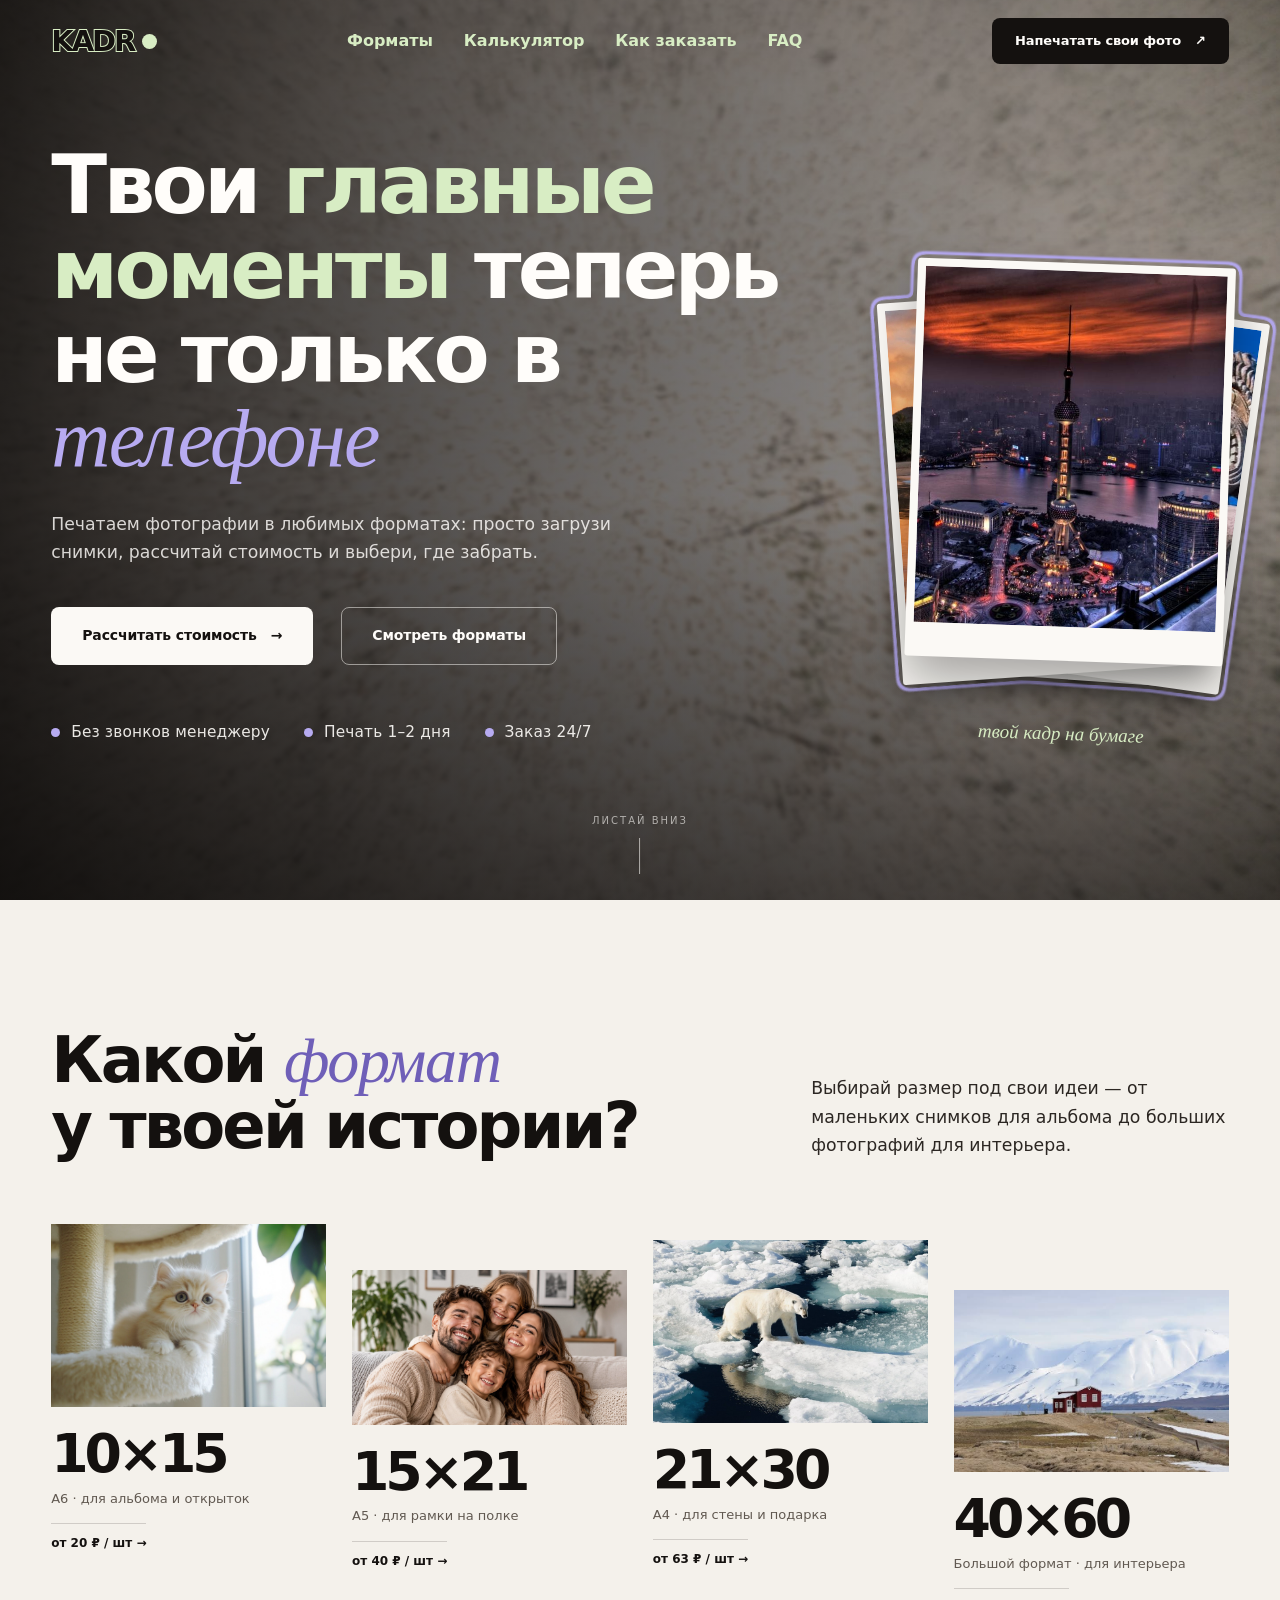
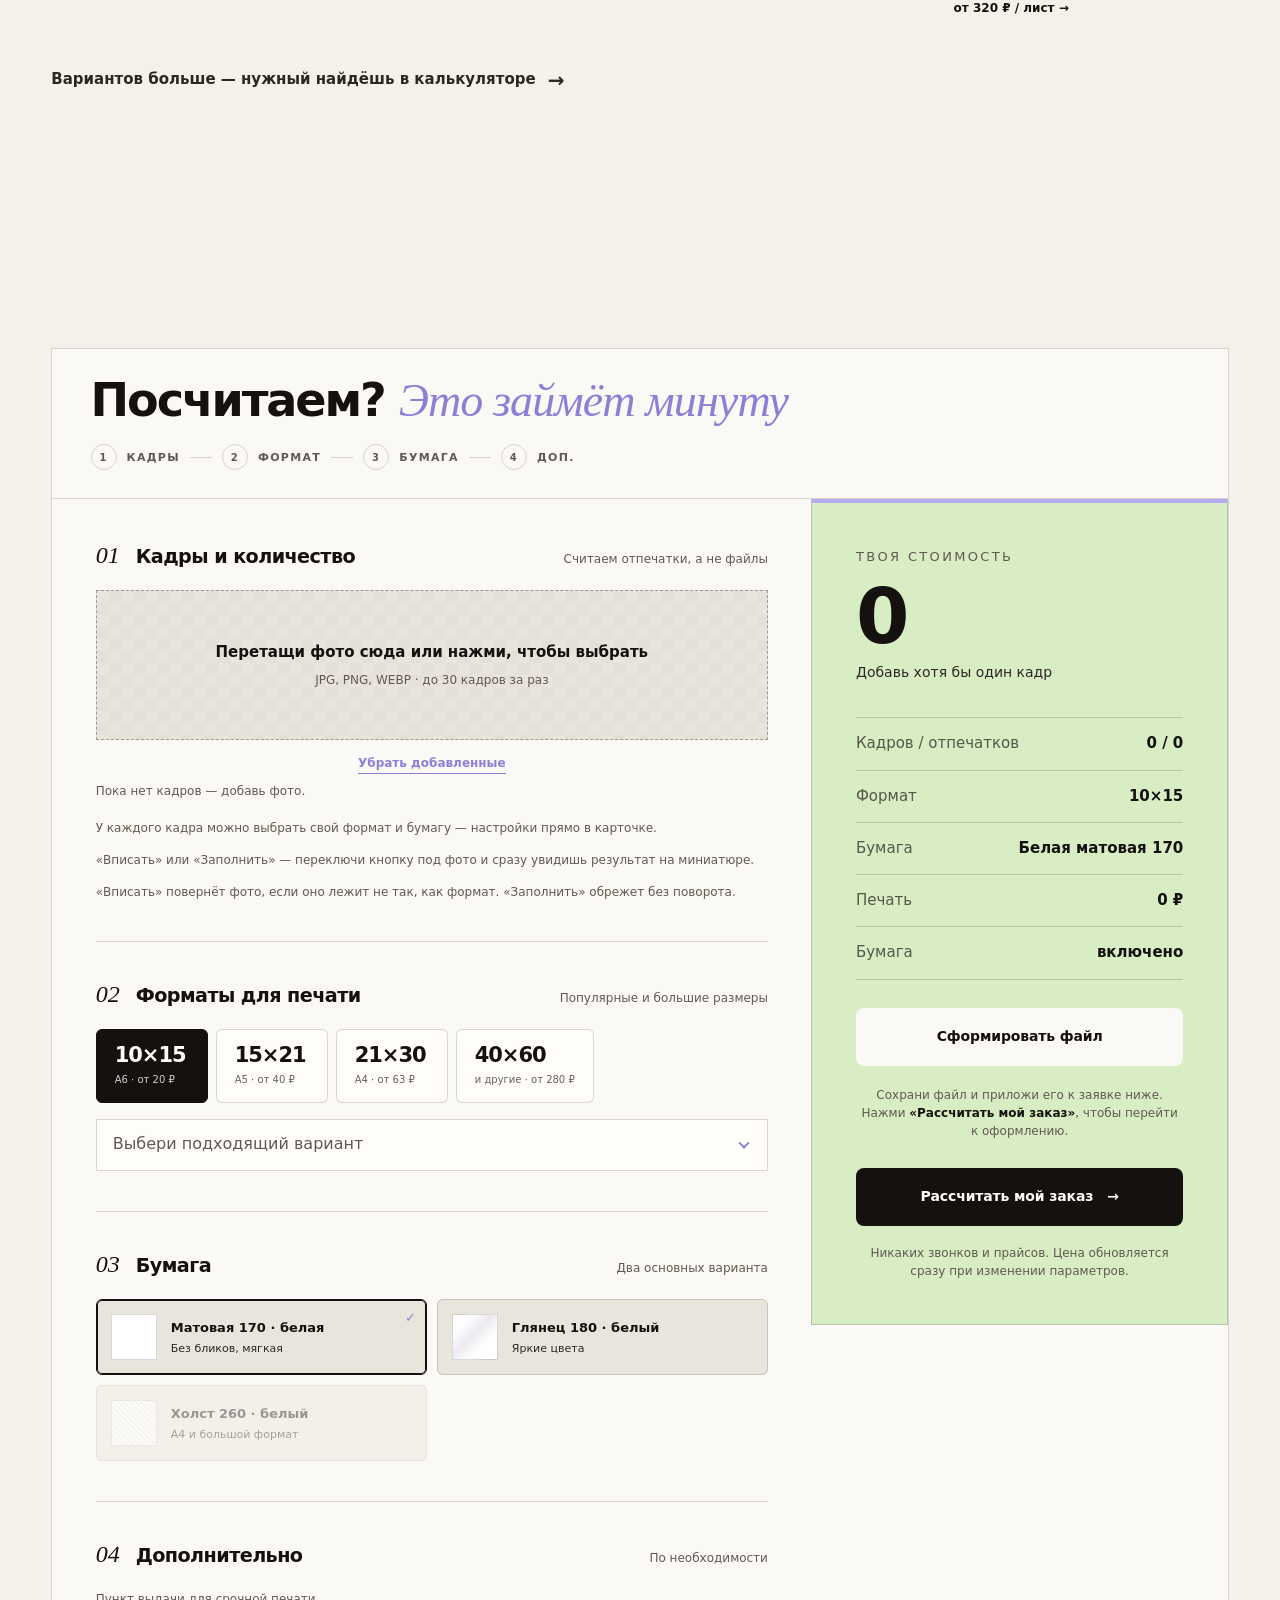
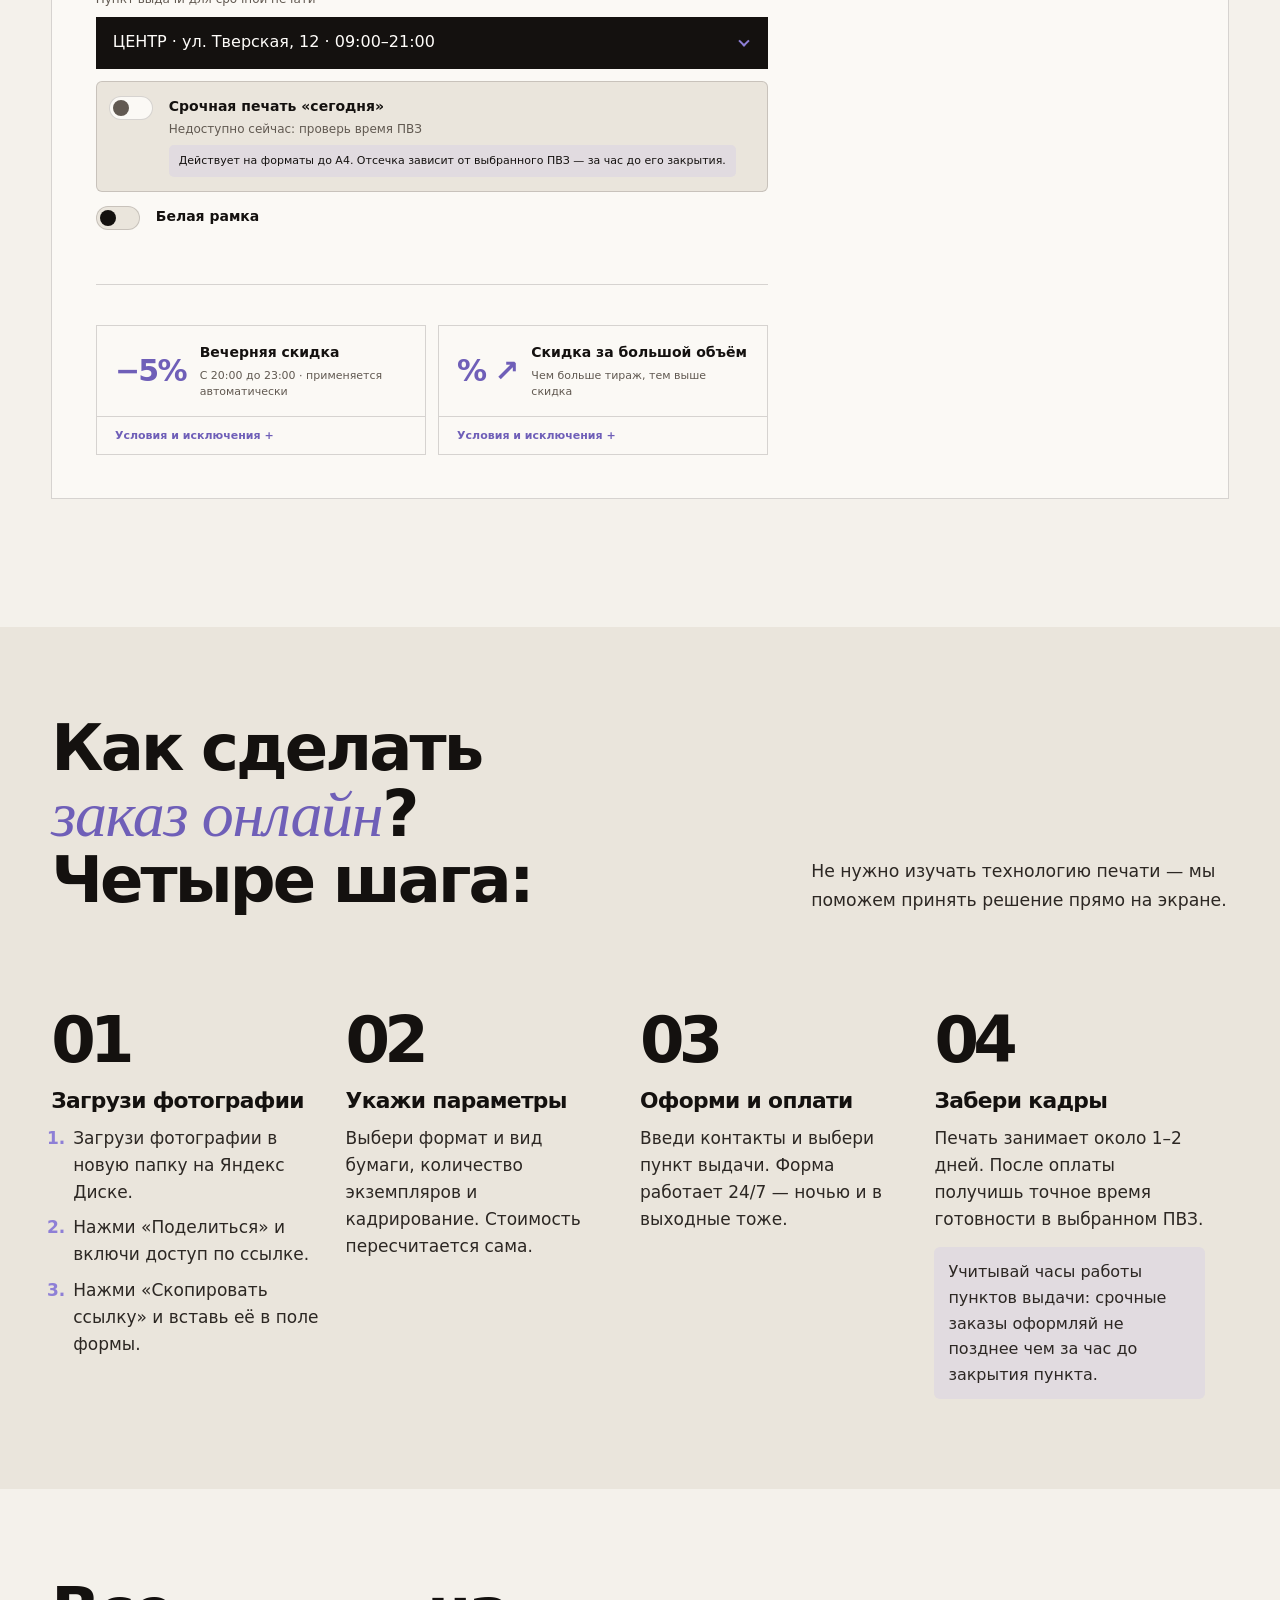
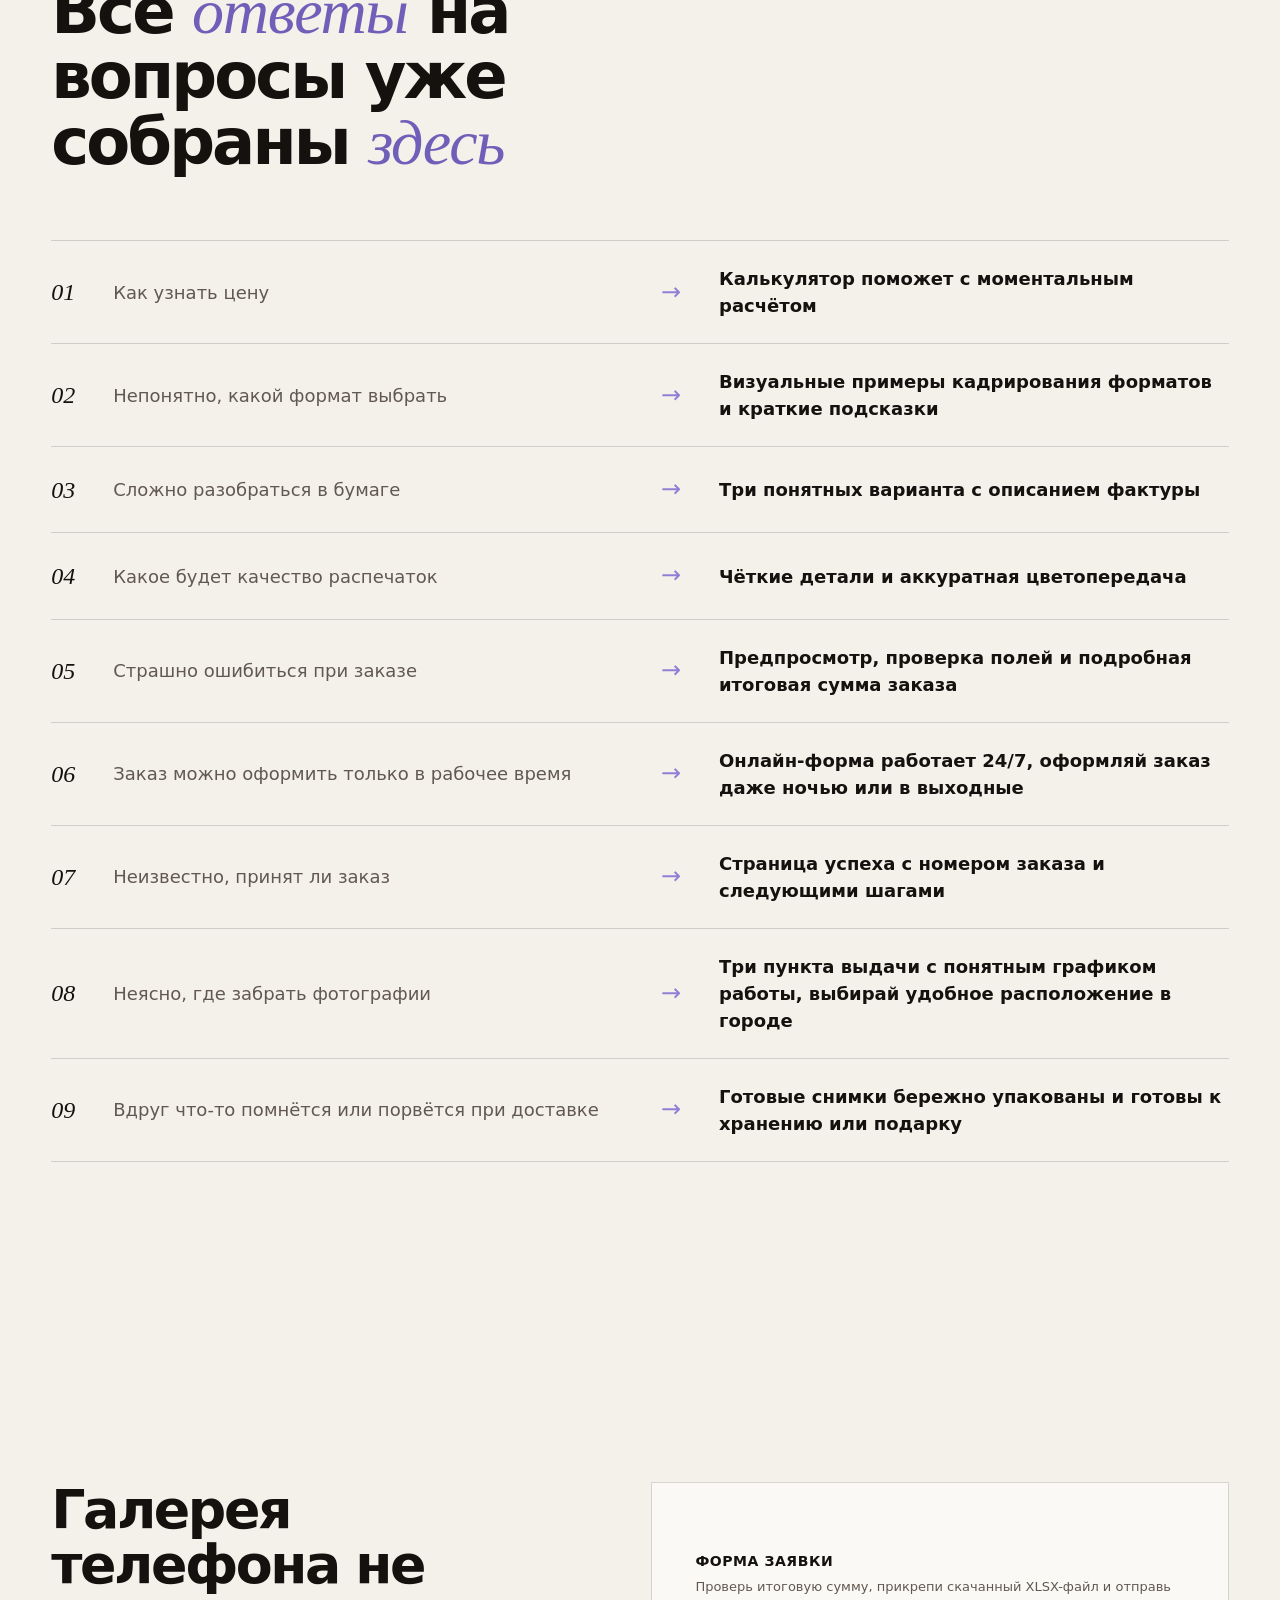
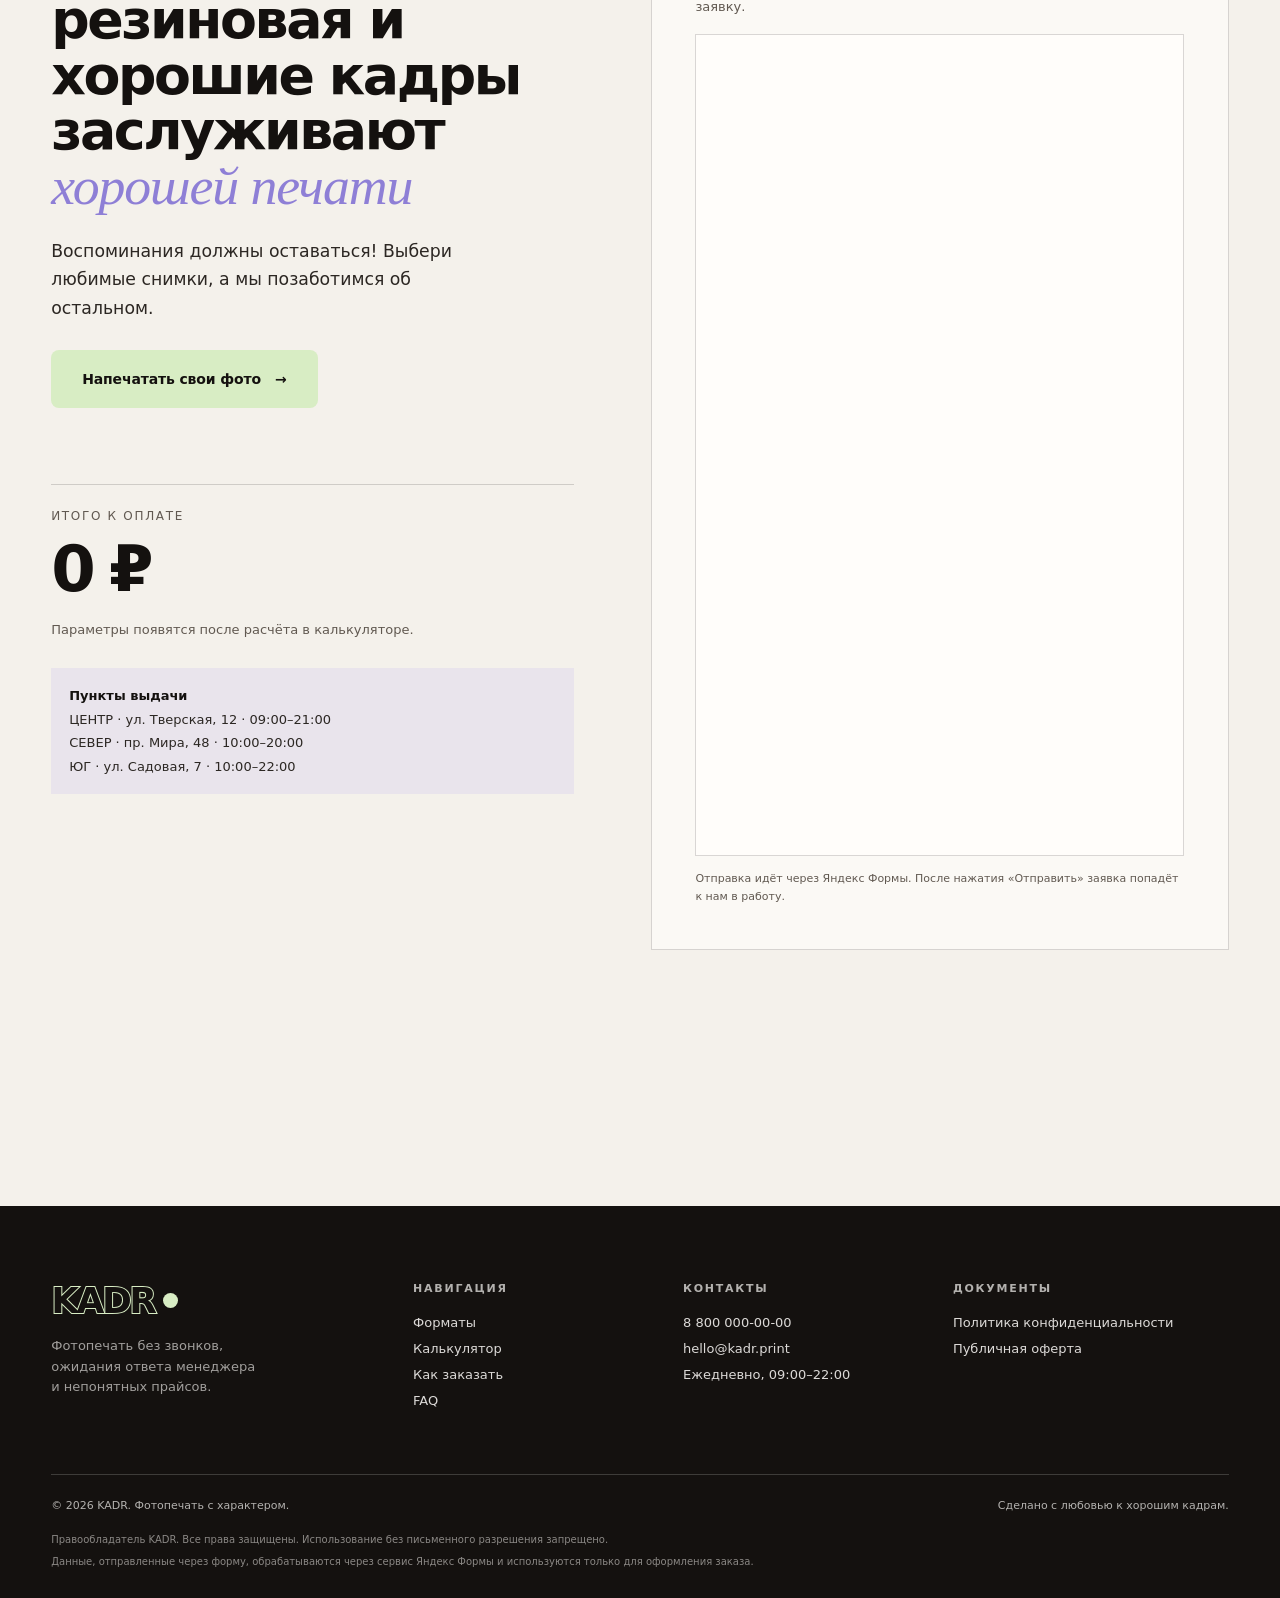
<file: index.html>
<!doctype html>
<html lang="ru">
<head>
  <meta charset="utf-8">
  <meta name="viewport" content="width=device-width, initial-scale=1">
  <title>KADR — фотопечать без звонков и непонятных прайсов</title>
  <meta name="description" content="KADR — современная фотопечать. Загрузи фото с Яндекс Диска, рассчитай стоимость онлайн и выбери удобный пункт выдачи. Печать 1–2 дня, заказ 24/7.">
  <meta name="theme-color" content="#14110f">
  <link rel="icon" href="favicon.svg" type="image/svg+xml">
  <meta name="referrer" content="strict-origin-when-cross-origin">
  <meta http-equiv="Cache-Control" content="no-cache, no-store, must-revalidate">
  <meta http-equiv="Pragma" content="no-cache">
  <meta http-equiv="Expires" content="0">
  <meta http-equiv="Content-Security-Policy" content="default-src 'self'; img-src 'self' data: blob:; media-src 'self'; style-src 'self' 'unsafe-inline' https://fonts.googleapis.com; font-src 'self' https://fonts.gstatic.com data:; script-src 'self' https://challenges.cloudflare.com; connect-src 'self' https://challenges.cloudflare.com; frame-src https://forms.yandex.ru https://challenges.cloudflare.com; object-src 'none'; base-uri 'self'; form-action 'self'; upgrade-insecure-requests">
  <link rel="preconnect" href="https://fonts.googleapis.com">
  <link rel="preconnect" href="https://fonts.gstatic.com" crossorigin>
  <link href="https://fonts.googleapis.com/css2?family=Instrument+Serif:ital@0;1&family=Manrope:wght@400;500;600;700;800&family=Nunito:wght@700;800;900&display=swap" rel="stylesheet">
  <link rel="stylesheet" href="assets/css/style.css?v=20261119-57">
</head>
<body>

<header class="site-header">
  <div class="container header-inner">
    <a class="logo" href="#top" aria-label="KADR — на главную"><span class="logo-text" data-text="KADR">KADR</span><span class="logo-dot" aria-hidden="true"></span></a>
    <nav class="site-nav" aria-label="Основная навигация">
      <a href="#formats">Форматы</a>
      <a href="#calculator">Калькулятор</a>
      <a href="#how">Как заказать</a>
      <a href="#faq">FAQ</a>
    </nav>
    <div class="header-cta">
      <a href="#order-form" class="btn btn--ink btn--sm">Напечатать свои фото <span class="arrow">↗</span></a>
      <button class="burger" type="button" aria-label="Открыть меню" aria-expanded="false"><span></span><span></span><span></span></button>
    </div>
  </div>
</header>

<main id="top">

  <!-- BLOCK 1 — HERO -->
  <svg class="hero-filter-defs" width="0" height="0" aria-hidden="true" focusable="false">
    <defs>
      <filter id="kadr-photo-outline" x="-30%" y="-30%" width="160%" height="160%" color-interpolation-filters="sRGB">
        <feGaussianBlur in="SourceAlpha" stdDeviation="4" result="blur" />
        <feComponentTransfer in="blur" result="outer">
          <feFuncA type="linear" slope="20" intercept="-0.5" />
        </feComponentTransfer>
        <feComponentTransfer in="blur" result="inner">
          <feFuncA type="linear" slope="20" intercept="-3.5" />
        </feComponentTransfer>
        <feComposite in="outer" in2="inner" operator="out" result="ring" />
        <feFlood flood-color="#b7abf1" result="tint" />
        <feComposite in="tint" in2="ring" operator="in" />
      </filter>
    </defs>
  </svg>
  <section class="hero" aria-labelledby="hero-title">
    <div class="hero-media" aria-hidden="true">
      <video autoplay muted loop playsinline poster="assets/img/photo-01.jpg">
        <source src="assets/video/kadr-hero-new.mp4" type="video/mp4">
      </video>
    </div>
    <div class="hero-overlay" aria-hidden="true"></div>

    <div class="hero-inner">
      <div class="hero-copy">
        <h1 id="hero-title">Твои <span class="hero-highlight">главные моменты</span> теперь не только в <em>телефоне</em></h1>
        <p class="lead">Печатаем фотографии в любимых форматах: просто загрузи снимки, рассчитай стоимость и выбери, где забрать.</p>
        <div class="hero-actions">
          <a href="#calculator" class="btn btn--paper">Рассчитать стоимость <span class="arrow">→</span></a>
          <a href="#formats" class="btn btn--ghost">Смотреть форматы</a>
        </div>
        <div class="hero-meta">
          <span>Без звонков менеджеру</span>
          <span>Печать 1–2 дня</span>
          <span>Заказ 24/7</span>
        </div>
      </div>

      <aside class="hero-aside">
        <div class="hero-polaroid">
          <div class="hero-stack-outline" id="hero-stack-outline" aria-hidden="true">
            <span class="hero-outline-card" data-index="0"></span>
            <span class="hero-outline-card" data-index="1"></span>
            <span class="hero-outline-card" data-index="2"></span>
            <span class="hero-outline-card" data-index="3"></span>
          </div>
          <div class="hero-stack" id="hero-stack" role="group" aria-label="Галерея фотографий. Нажмите, чтобы переключить кадр">
            <button class="hero-card" type="button" data-index="0"><img src="assets/img/hero/hero-01.jpg" alt="Фотография из галереи KADR"></button>
            <button class="hero-card" type="button" data-index="1"><img src="assets/img/hero/hero-02.jpg" alt="Фотография из галереи KADR"></button>
            <button class="hero-card" type="button" data-index="2"><img src="assets/img/hero/hero-03.jpg" alt="Фотография из галереи KADR"></button>
            <button class="hero-card" type="button" data-index="3"><img src="assets/img/hero/hero-04.jpg" alt="Фотография из галереи KADR"></button>
          </div>
          <figcaption>твой кадр на бумаге</figcaption>
        </div>
      </aside>
    </div>

    <div class="hero-scroll" aria-hidden="true">Листай вниз<i></i></div>
  </section>

  <!-- BLOCK 2 — FORMATS -->
  <section class="section" id="formats" aria-labelledby="formats-title">
    <div class="container">
      <div class="section-head reveal">
        <div>
          <h2 id="formats-title">Какой <em class="serif">формат</em><br>у твоей истории?</h2>
        </div>
        <p class="lead">Выбирай размер под свои идеи — от маленьких снимков для альбома до больших фотографий для интерьера.</p>
      </div>

      <div class="formats-grid">
        <button class="format-card reveal" type="button" data-format-card="a6">
          <span class="format-card__visual"><img src="assets/img/format-kotik.jpg" alt="Фотография котика формата 10×15" loading="lazy"></span>
          <span class="format-card__num">10×15</span>
          <span class="format-card__name">А6 · для альбома и открыток</span>
          <span class="format-card__price">от 20 ₽ / шт →</span>
        </button>
        <button class="format-card reveal" type="button" data-format-card="a5">
          <span class="format-card__visual"><img src="assets/img/format-family.jpg" alt="Тёплый семейный портрет на диване формата 15×21" loading="lazy"></span>
          <span class="format-card__num">15×21</span>
          <span class="format-card__name">А5 · для рамки на полке</span>
          <span class="format-card__price">от 40 ₽ / шт →</span>
        </button>
        <button class="format-card reveal" type="button" data-format-card="a4">
          <span class="format-card__visual"><img src="assets/img/format-lednik.jpg" alt="Фотография ледника формата 21×30" loading="lazy"></span>
          <span class="format-card__num">21×30</span>
          <span class="format-card__name">А4 · для стены и подарка</span>
          <span class="format-card__price">от 63 ₽ / шт →</span>
        </button>
        <button class="format-card reveal" type="button" data-format-card="l40x60">
          <span class="format-card__visual"><img src="assets/img/format-iceland.jpg" alt="Фотография Исландии формата 40×60" loading="lazy"></span>
          <span class="format-card__num">40×60</span>
          <span class="format-card__name">Большой формат · для интерьера</span>
          <span class="format-card__price">от 320 ₽ / лист →</span>
        </button>
      </div>

      <a href="#calculator" class="formats-more reveal">
        Вариантов больше — нужный найдёшь в калькуляторе <span class="formats-more__arrow" aria-hidden="true">→</span>
      </a>
    </div>
  </section>

  <!-- BLOCK 3 — CALCULATOR -->
  <section class="section calc-section" id="calculator" aria-labelledby="calc-title">
    <div class="container">
      <div class="calc-shell reveal">
        <div class="calc-top">
          <h2 id="calc-title">Посчитаем? <em class="serif">Это займёт минуту</em></h2>
          <div class="calc-steps" aria-hidden="true">
            <b>1</b> Кадры <i></i><b>2</b> Формат <i></i><b>3</b> Бумага <i></i><b>4</b> Доп.
          </div>
        </div>

        <div class="calc-body">
          <div class="calc-controls">

            <div class="calc-block">
              <div class="calc-block__head">
                <span class="n">01</span>
                <h3>Кадры и количество</h3>
                <span class="calc-block__hint">Считаем отпечатки, а не файлы</span>
              </div>
              <label class="dropzone" id="dropzone">
                <strong>Перетащи фото сюда или нажми, чтобы выбрать</strong>
                <span>JPG, PNG, WEBP · до 30 кадров за раз</span>
                <input type="file" id="photo-file" accept="image/jpeg,image/png,image/webp" multiple>
              </label>
              <div class="dropzone-actions">
                <button class="link-btn" id="demo-clear" type="button">Убрать добавленные</button>
              </div>
              <p class="field-msg" id="photo-empty">Пока нет кадров — добавь фото.</p>
              <div class="photo-list" id="photo-list" aria-live="polite"></div>
              <p class="calc-block__sub">У каждого кадра можно выбрать свой формат и бумагу — настройки прямо в карточке.</p>
              <p class="calc-block__sub">«Вписать» или «Заполнить» — переключи кнопку под фото и сразу увидишь результат на миниатюре.</p>
              <p class="calc-block__sub">«Вписать» повернёт фото, если оно лежит не так, как формат. «Заполнить» обрежет без поворота.</p>
            </div>

            <div class="calc-block">
              <div class="calc-block__head">
                <span class="n">02</span>
                <h3>Форматы для печати</h3>
                <span class="calc-block__hint">Популярные и большие размеры</span>
              </div>
              <div class="chip-row" role="group" aria-label="Выберите формат">
                <button class="chip is-active" type="button" data-format="a6" aria-pressed="true"><b>10×15</b><small>А6 · от 20 ₽</small></button>
                <button class="chip" type="button" data-format="a5" aria-pressed="false"><b>15×21</b><small>А5 · от 40 ₽</small></button>
                <button class="chip" type="button" data-format="a4" aria-pressed="false"><b>21×30</b><small>А4 · от 63 ₽</small></button>
                <button class="chip" type="button" data-format="l40x60" aria-pressed="false"><b>40×60</b><small>и другие · от 280 ₽</small></button>
              </div>
              <div class="select-wrap" id="large-select-wrap">
                <select class="input large-select" id="large-format" aria-label="Большой формат" aria-hidden="true" tabindex="-1">
                  <option value="" disabled selected>Выбери подходящий вариант</option>
                  <option value="l40x40">40×40 см — 280 ₽ / лист</option>
                  <option value="l40x50">40×50 см — 300 ₽ / лист</option>
                  <option value="l40x60">40×60 (A2) — 320 ₽ / лист</option>
                  <option value="l50x50">50×50 см — 350 ₽ / лист</option>
                  <option value="l50x60">50×60 см — 380 ₽ / лист</option>
                  <option value="l50x70">50×70 см — 420 ₽ / лист</option>
                  <option value="l60x60">60×60 см — 400 ₽ / лист</option>
                  <option value="l60x80">60×80 (A1) — 480 ₽ / лист</option>
                  <option value="l60x90">60×90 см — 500 ₽ / лист</option>
                </select>
                <button class="large-select__trigger is-placeholder" type="button" id="large-format-trigger" aria-haspopup="listbox" aria-expanded="false" aria-controls="large-format-menu">
                  <span class="large-select__value" id="large-format-value">Выбери подходящий вариант</span>
                </button>
                <div class="large-select__menu" id="large-format-menu" role="listbox" aria-label="Большой формат" hidden></div>
              </div>
            </div>

            <div class="calc-block">
              <div class="calc-block__head">
                <span class="n">03</span>
                <h3>Бумага</h3>
                <span class="calc-block__hint">Два основных варианта</span>
              </div>
              <div class="paper-grid" role="group" aria-label="Выберите бумагу">
                <button class="paper-option is-active" type="button" data-paper="matte" aria-pressed="true">
                  <span class="paper-swatch paper-swatch--matte"></span>
                  <span><b>Матовая 170 · белая</b><small>Без бликов, мягкая</small></span>
                  <span class="tick">✓</span>
                </button>
                <button class="paper-option" type="button" data-paper="gloss" aria-pressed="false">
                  <span class="paper-swatch paper-swatch--gloss"></span>
                  <span><b>Глянец 180 · белый</b><small>Яркие цвета</small></span>
                  <span class="tick">✓</span>
                </button>
                <button class="paper-option is-disabled" type="button" data-paper="canvas" disabled aria-pressed="false">
                  <span class="paper-swatch paper-swatch--canvas"></span>
                  <span><b>Холст 260 · белый</b><small>А4 и большой формат</small></span>
                  <span class="tick">✓</span>
                </button>
              </div>
            </div>

            <div class="calc-block">
              <div class="calc-block__head">
                <span class="n">04</span>
                <h3>Дополнительно</h3>
                <span class="calc-block__hint">По необходимости</span>
              </div>
              <div class="select-wrap pickup-select-wrap" id="pickup-select-wrap">
                <span class="pickup-picker__label">Пункт выдачи для срочной печати</span>
                <select class="input large-select" id="pickup" aria-label="Пункт выдачи для срочной печати" aria-hidden="true" tabindex="-1">
                  <option value="center" data-open="09:00" data-close="21:00" data-lead="60">ЦЕНТР · ул. Тверская, 12 · 09:00–21:00</option>
                  <option value="north" data-open="10:00" data-close="20:00" data-lead="60">СЕВЕР · пр. Мира, 48 · 10:00–20:00</option>
                  <option value="south" data-open="10:00" data-close="22:00" data-lead="60">ЮГ · ул. Садовая, 7 · 10:00–22:00</option>
                </select>
                <button class="large-select__trigger" type="button" id="pickup-trigger" aria-haspopup="listbox" aria-expanded="false" aria-controls="pickup-menu">
                  <span class="large-select__value" id="pickup-value">ЦЕНТР · ул. Тверская, 12 · 09:00–21:00</span>
                </button>
                <div class="large-select__menu" id="pickup-menu" role="listbox" aria-label="Пункт выдачи для срочной печати" hidden></div>
              </div>
              <div class="toggle-row">
                <button class="switch" id="rush-toggle" type="button" role="switch" aria-checked="false" aria-label="Срочная печать сегодня"></button>
                <div>
                  <b>Срочная печать «сегодня»</b>
                  <small id="rush-status">Доступно до А4</small>
                  <small class="toggle-note">Действует на форматы до А4. Отсечка зависит от выбранного ПВЗ — за час до его закрытия.</small>
                </div>
              </div>
              <div class="toggle-row">
                <button class="switch" id="frame-toggle" type="button" role="switch" aria-checked="false" aria-label="Белая рамка вокруг фото"></button>
                <div><b>Белая рамка</b></div>
              </div>
            </div>

            <div class="calc-promos" aria-label="Акции">
              <div class="promo-card">
                <div class="promo-card__head">
                  <span class="promo-card__num">−5%</span>
                  <div>
                    <b>Вечерняя скидка</b>
                    <small><span data-evening-status>С 20:00 до 23:00</span> · применяется автоматически</small>
                  </div>
                </div>
                <details class="promo-terms-inline">
                  <summary>Условия и исключения</summary>
                  <p>Скидка −5% действует на услуги печати при оформлении заказа с 20:00 до 23:00 по местному времени и применяется автоматически. Не суммируется с другими акциями и промокодами: при совпадении применяется одна, большая скидка. Не распространяется на доставку, дополнительные услуги и товары. Мы оставляем за собой право изменять условия акции.</p>
                </details>
              </div>
              <div class="promo-card" data-volume-promo>
                <div class="promo-card__head promo-card__head--static">
                  <span class="promo-card__num" data-volume-num>—</span>
                  <div>
                    <b>Скидка за большой объём</b>
                    <small><span data-volume-status>Применяется по прайсу автоматически</span></small>
                  </div>
                </div>
                <details class="promo-terms-inline">
                  <summary>Условия и исключения</summary>
                  <p>Цена со скидкой за объём зависит от тиража: от 50 шт, 200 шт, 500 шт. Чем больше отпечатков в заказе, тем ниже цена за штуку согласно прайсу. Скидка за объём уже включена в расчёт и применяется автоматически, без нажатий и промокодов. Не распространяется на печать больших форматов, доставку и дополнительные услуги.</p>
                </details>
              </div>
            </div>

          </div>

          <aside class="calc-summary" aria-label="Стоимость заказа">
            <div class="calc-summary__label">Твоя стоимость</div>
            <div class="summary-total" id="summary-total" aria-live="polite">0</div>
            <div class="summary-sub" id="summary-sub">Добавь хотя бы один кадр</div>
            <div class="summary-lines" id="summary-lines"></div>
            <div class="summary-promo" id="summary-promo" hidden></div>
            <button class="btn btn--paper btn--block" id="calc-export-generate" type="button">Сформировать файл</button>
            <button class="btn btn--ghost btn--block" id="calc-export-download" type="button" hidden>Скачать результат расчёта <span class="arrow">↓</span></button>
            <p class="export-hint">Сохрани файл и приложи его к заявке ниже. Нажми <b>«Рассчитать мой заказ»</b>, чтобы перейти к оформлению.</p>
            <button class="btn btn--ink btn--block" id="calc-submit" type="button">Рассчитать мой заказ <span class="arrow">→</span></button>
            <p class="summary-foot">Никаких звонков и прайсов. Цена обновляется сразу при изменении параметров.</p>
          </aside>
        </div>
      </div>
    </div>
  </section>

  <!-- HOW TO ORDER -->
  <section class="section section--tight" id="how" aria-labelledby="how-title">
    <div class="container">
      <div class="section-head reveal">
        <div>
          <h2 id="how-title">Как сделать<br> <em class="serif">заказ онлайн</em>?<br> Четыре шага:</h2>
        </div>
        <p class="lead">Не нужно изучать технологию печати — мы поможем принять решение прямо на экране.</p>
      </div>

      <div class="steps-grid">
        <div class="step-item reveal">
          <div class="step-item__n">01</div>
          <h3>Загрузи фотографии</h3>
          <ol class="step-howto">
            <li>Загрузи фотографии в новую папку на Яндекс Диске.</li>
            <li>Нажми «Поделиться» и включи доступ по ссылке.</li>
            <li>Нажми «Скопировать ссылку» и вставь её в поле формы.</li>
          </ol>
        </div>
        <div class="step-item reveal">
          <div class="step-item__n">02</div>
          <h3>Укажи параметры</h3>
          <p>Выбери формат и вид бумаги, количество экземпляров и кадрирование. Стоимость пересчитается сама.</p>
        </div>
        <div class="step-item reveal">
          <div class="step-item__n">03</div>
          <h3>Оформи и оплати</h3>
          <p>Введи контакты и выбери пункт выдачи. Форма работает 24/7 — ночью и в выходные тоже.</p>
        </div>
        <div class="step-item reveal">
          <div class="step-item__n">04</div>
          <h3>Забери кадры</h3>
          <p>Печать занимает около 1–2 дней. После оплаты получишь точное время готовности в выбранном ПВЗ.</p>
          <p class="step-note">Учитывай часы работы пунктов выдачи: срочные заказы оформляй не позднее чем за час до закрытия пункта.</p>
        </div>
      </div>
    </div>
  </section>

  <!-- PAINS / SOLUTIONS -->
  <section class="section section--tight" id="faq" aria-labelledby="pains-title">
    <div class="container">
      <div class="section-head reveal">
        <div>
          <h2 id="pains-title" class="pains-head">Все <em class="serif">ответы</em> на вопросы уже собраны <em class="serif">здесь</em></h2>
        </div>
      </div>
      <div class="pains-list reveal">
        <div class="pain-row"><span class="pain-row__n">01</span><span class="pain-row__pain">Как узнать цену</span><span class="pain-row__arrow">→</span><span class="pain-row__fix">Калькулятор поможет с моментальным расчётом</span></div>
        <div class="pain-row"><span class="pain-row__n">02</span><span class="pain-row__pain">Непонятно, какой формат выбрать</span><span class="pain-row__arrow">→</span><span class="pain-row__fix">Визуальные примеры кадрирования форматов и краткие подсказки</span></div>
        <div class="pain-row"><span class="pain-row__n">03</span><span class="pain-row__pain">Сложно разобраться в бумаге</span><span class="pain-row__arrow">→</span><span class="pain-row__fix">Три понятных варианта с описанием фактуры</span></div>
        <div class="pain-row"><span class="pain-row__n">04</span><span class="pain-row__pain">Какое будет качество распечаток</span><span class="pain-row__arrow">→</span><span class="pain-row__fix">Чёткие детали и аккуратная цветопередача</span></div>
        <div class="pain-row"><span class="pain-row__n">05</span><span class="pain-row__pain">Страшно ошибиться при заказе</span><span class="pain-row__arrow">→</span><span class="pain-row__fix">Предпросмотр, проверка полей и подробная итоговая сумма заказа</span></div>
        <div class="pain-row"><span class="pain-row__n">06</span><span class="pain-row__pain">Заказ можно оформить только в рабочее время</span><span class="pain-row__arrow">→</span><span class="pain-row__fix">Онлайн-форма работает 24/7, оформляй заказ даже ночью или в выходные</span></div>
        <div class="pain-row"><span class="pain-row__n">07</span><span class="pain-row__pain">Неизвестно, принят ли заказ</span><span class="pain-row__arrow">→</span><span class="pain-row__fix">Страница успеха с номером заказа и следующими шагами</span></div>
        <div class="pain-row"><span class="pain-row__n">08</span><span class="pain-row__pain">Неясно, где забрать фотографии</span><span class="pain-row__arrow">→</span><span class="pain-row__fix">Три пункта выдачи с понятным графиком работы, выбирай удобное расположение в городе</span></div>
        <div class="pain-row"><span class="pain-row__n">09</span><span class="pain-row__pain">Вдруг что-то помнётся или порвётся при доставке</span><span class="pain-row__arrow">→</span><span class="pain-row__fix">Готовые снимки бережно упакованы и готовы к хранению или подарку</span></div>
      </div>
    </div>
  </section>

  <!-- FINAL CTA + FORM -->
  <section class="section final-section" aria-labelledby="final-title">
    <div class="container">
      <div class="final-layout">
        <div class="final-left">
          <div class="final-head reveal">
            <h2 id="final-title">Галерея телефона не резиновая и хорошие кадры заслуживают <em class="serif">хорошей печати</em></h2>
            <p class="lead">Воспоминания должны оставаться! Выбери любимые снимки, а мы позаботимся об остальном.</p>
            <button class="btn btn--lilac" type="button" data-scroll-form>Напечатать свои фото <span class="arrow">→</span></button>
          </div>

          <aside class="order-aside">
            <div class="order-aside__total">
              <span>Итого к оплате</span>
              <b id="aside-total">0 ₽</b>
            </div>
            <p class="order-aside__note" id="aside-summary">Параметры появятся после расчёта в калькуляторе.</p>

            <div class="order-points">
              <b>Пункты выдачи</b><br>
              ЦЕНТР · ул. Тверская, 12 · 09:00–21:00<br>
              СЕВЕР · пр. Мира, 48 · 10:00–20:00<br>
              ЮГ · ул. Садовая, 7 · 10:00–22:00
            </div>
          </aside>
        </div>

        <div class="order-form reveal" id="order-form" data-scroll-anchor>
          <div class="order-sync-values" hidden aria-hidden="true">
            <input type="hidden" id="order-amount" name="amount" value="0">
            <input type="hidden" id="order-prints" name="prints" value="0">
            <input type="hidden" id="order-photos" name="photos" value="0">
            <input type="hidden" id="order-format" name="format" value="">
            <input type="hidden" id="order-paper" name="paper" value="">
            <input type="hidden" id="order-crop" name="crop" value="">
            <input type="hidden" id="order-frame" name="frame" value="">
            <input type="hidden" id="order-rush" name="rush" value="0">
            <input type="hidden" id="order-pickup" name="pickup" value="">
            <input type="hidden" id="order-promo" name="promo" value="0">
          </div>

          <div class="yandex-form-intro">
            <b>Форма заявки</b>
            <span>Проверь итоговую сумму, прикрепи скачанный XLSX-файл и отправь заявку.</span>
          </div>

          <div class="hp-field" aria-hidden="true">
            <label for="order-website">Оставь это поле пустым</label>
            <input type="text" id="order-website" name="website" tabindex="-1" autocomplete="off">
          </div>
          <div class="yandex-form-host" id="yandex-form-host">
            <p class="yandex-form-loading">Форма заказа загружается…</p>
          </div>

          <p class="form-submit-note">Отправка идёт через Яндекс Формы. После нажатия «Отправить» заявка попадёт к нам в работу.</p>
        </div>
      </div>
    </div>
  </section>

</main>

<footer class="site-footer">
  <div class="container">
    <div class="footer-grid">
      <div class="footer-brand">
        <a class="logo" href="#top"><span class="logo-text" data-text="KADR">KADR</span><span class="logo-dot" aria-hidden="true"></span></a>
        <p>Фотопечать без звонков, ожидания ответа менеджера и непонятных прайсов.</p>
      </div>
      <div class="footer-col">
        <h3>Навигация</h3>
        <a href="#formats">Форматы</a>
        <a href="#calculator">Калькулятор</a>
        <a href="#how">Как заказать</a>
        <a href="#faq">FAQ</a>
      </div>
      <div class="footer-col">
        <h3>Контакты</h3>
        <a href="tel:+78000000000">8 800 000-00-00</a>
        <a href="mailto:hello@kadr.print">hello@kadr.print</a>
        <span>Ежедневно, 09:00–22:00</span>
      </div>
      <div class="footer-col">
        <h3>Документы</h3>
        <a href="privacy.html">Политика конфиденциальности</a>
        <a href="offer.html">Публичная оферта</a>
      </div>
    </div>
    <div class="footer-bottom">
      <span>© <span data-year>2026</span> KADR. Фотопечать с характером.</span>
      <span>Сделано с любовью к хорошим кадрам.</span>
    </div>
    <div class="footer-legal">
      <span>Правообладатель KADR. Все права защищены. Использование без письменного разрешения запрещено.</span>
      <span>Данные, отправленные через форму, обрабатываются через сервис Яндекс Формы и используются только для оформления заказа.</span>
    </div>
  </div>
</footer>

<div class="modal" id="preview-modal" role="dialog" aria-modal="true" aria-label="Предпросмотр фотографии">
  <div class="modal__inner">
    <button class="modal__close" type="button" aria-label="Закрыть">×</button>
    <div class="modal__stage">
      <div class="modal__frame is-contain"><div><div class="modal__img"><img src="assets/img/photo-01.jpg" alt="Предпросмотр кадра"></div></div></div>
    </div>
    <div class="modal__info">
      <div class="eyebrow">Предпросмотр</div>
      <h3 id="preview-name">Фотография</h3>
      <p id="preview-info"></p>
      <div class="crop-toggle" role="group" aria-label="Кадрирование">
        <button type="button" data-crop="contain">Вписать целиком</button>
        <button type="button" data-crop="cover">Заполнить формат</button>
      </div>
    </div>
  </div>
</div>

<div class="toast-wrap" aria-live="polite"></div>

<script src="assets/js/core.js?v=20261119-33"></script>
<script src="assets/js/yandex-form.js?v=20261119-51"></script>
<script src="assets/js/calculator.js?v=20261119-58"></script>
<script src="assets/js/xlsx.js?v=20261119-44"></script>
<script src="assets/js/form.js?v=20261119-51"></script>
</body>
</html>
</file>
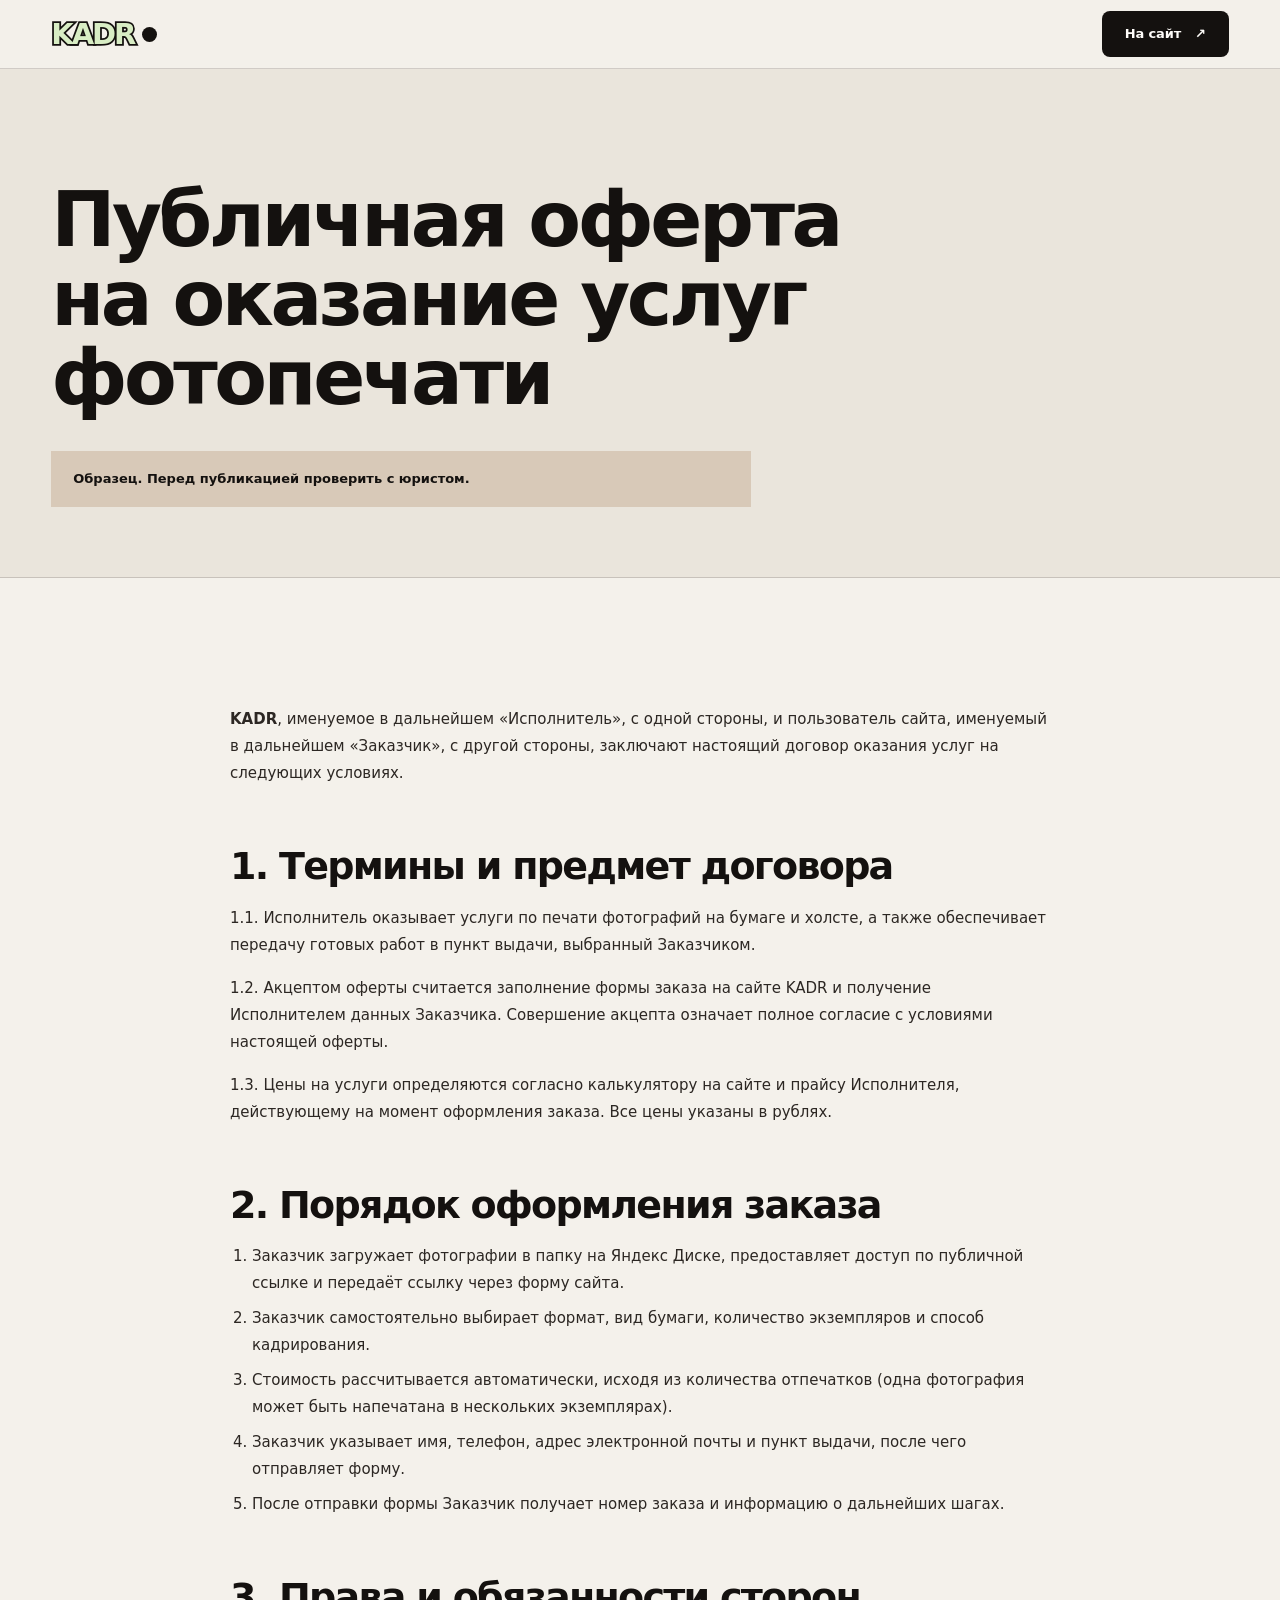
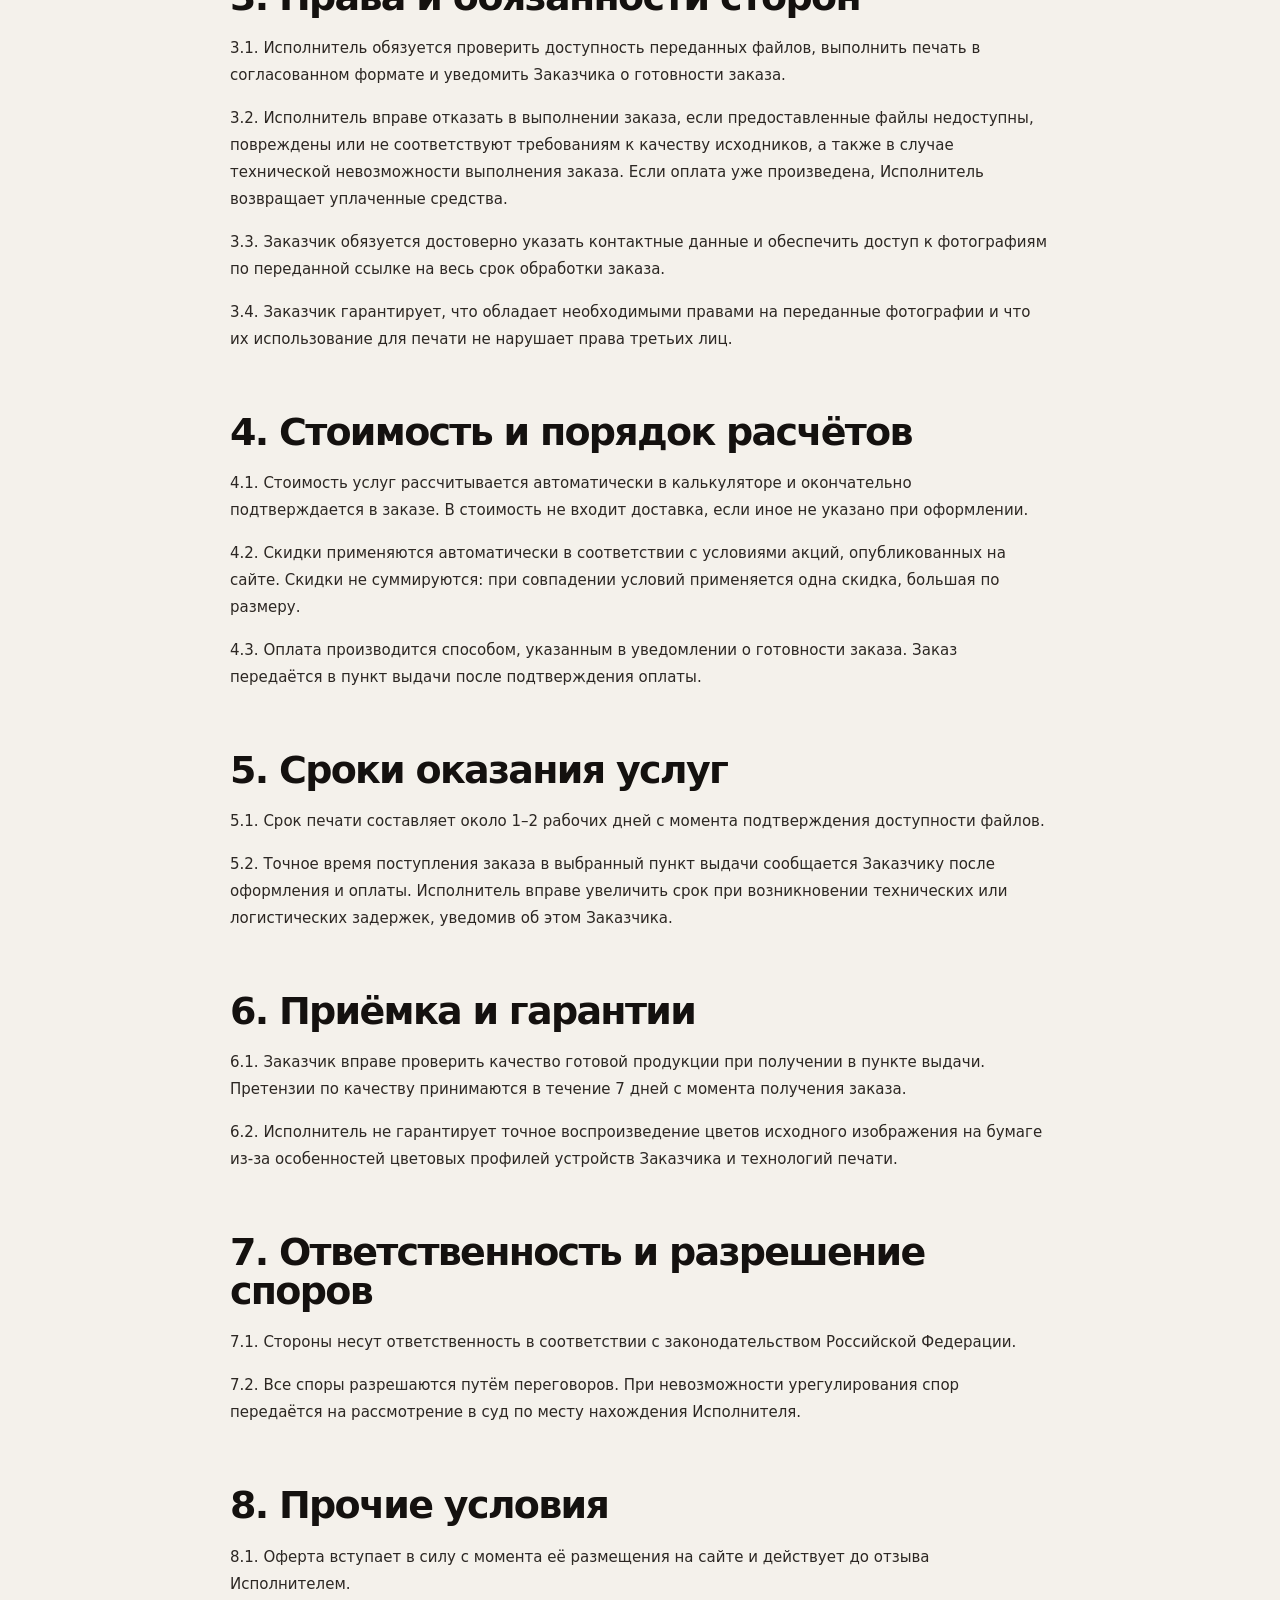
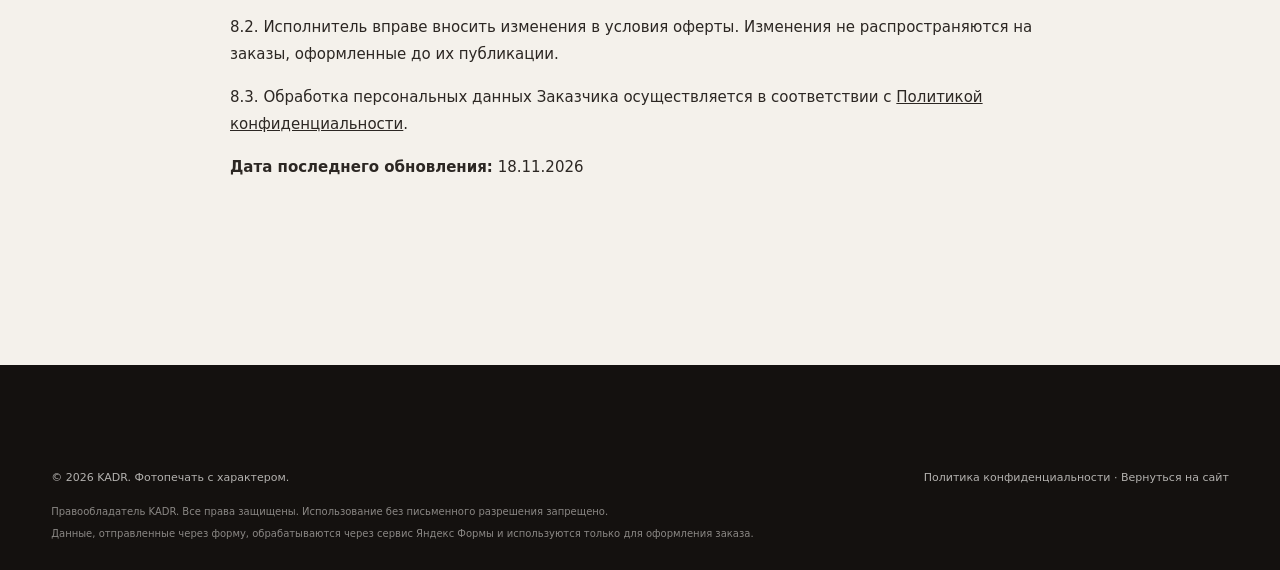
<file: offer.html>
<!doctype html>
<html lang="ru">
<head>
  <meta charset="utf-8">
  <meta name="viewport" content="width=device-width, initial-scale=1">
  <title>Публичная оферта — KADR</title>
  <meta name="description" content="Публичная оферта сервиса фотопечати KADR.">
  <meta name="referrer" content="strict-origin-when-cross-origin">
  <meta http-equiv="Cache-Control" content="no-cache, no-store, must-revalidate">
  <meta http-equiv="Pragma" content="no-cache">
  <meta http-equiv="Expires" content="0">
  <meta http-equiv="Content-Security-Policy" content="default-src 'self'; img-src 'self' data: blob:; style-src 'self' 'unsafe-inline' https://fonts.googleapis.com; font-src 'self' https://fonts.gstatic.com data:; script-src 'self'; object-src 'none'; base-uri 'self'; upgrade-insecure-requests">
  <link rel="preconnect" href="https://fonts.googleapis.com">
  <link rel="preconnect" href="https://fonts.gstatic.com" crossorigin>
  <link href="https://fonts.googleapis.com/css2?family=Instrument+Serif:ital@0;1&family=Manrope:wght@400;500;600;700;800&family=Nunito:wght@700;800;900&display=swap" rel="stylesheet">
  <link rel="icon" href="favicon.svg" type="image/svg+xml">
  <link rel="stylesheet" href="assets/css/style.css?v=20261119-57">
</head>
<body class="doc-page">

<header class="site-header is-scrolled">
  <div class="container header-inner">
    <a class="logo" href="index.html" aria-label="KADR — на главную"><span class="logo-text" data-text="KADR">KADR</span><span class="logo-dot" aria-hidden="true"></span></a>
    <div class="header-cta"><a href="index.html" class="btn btn--ink btn--sm">На сайт <span class="arrow">↗</span></a>
      <button class="burger" type="button" aria-label="Открыть меню" aria-expanded="false"><span></span><span></span><span></span></button>
    </div>
  </div>
</header>

<main>
  <section class="page-hero">
    <div class="container">
      <h1>Публичная оферта на оказание услуг фотопечати</h1>
      <div class="doc-note">Образец. Перед публикацией проверить с юристом.</div>
    </div>
  </section>

  <article class="doc-body section">
    <p><strong>KADR</strong>, именуемое в дальнейшем «Исполнитель», с одной стороны, и пользователь сайта, именуемый в дальнейшем «Заказчик», с другой стороны, заключают настоящий договор оказания услуг на следующих условиях.</p>

    <h2>1. Термины и предмет договора</h2>
    <p>1.1. Исполнитель оказывает услуги по печати фотографий на бумаге и холсте, а также обеспечивает передачу готовых работ в пункт выдачи, выбранный Заказчиком.</p>
    <p>1.2. Акцептом оферты считается заполнение формы заказа на сайте KADR и получение Исполнителем данных Заказчика. Совершение акцепта означает полное согласие с условиями настоящей оферты.</p>
    <p>1.3. Цены на услуги определяются согласно калькулятору на сайте и прайсу Исполнителя, действующему на момент оформления заказа. Все цены указаны в рублях.</p>

    <h2>2. Порядок оформления заказа</h2>
    <ol>
      <li>Заказчик загружает фотографии в папку на Яндекс Диске, предоставляет доступ по публичной ссылке и передаёт ссылку через форму сайта.</li>
      <li>Заказчик самостоятельно выбирает формат, вид бумаги, количество экземпляров и способ кадрирования.</li>
      <li>Стоимость рассчитывается автоматически, исходя из количества отпечатков (одна фотография может быть напечатана в нескольких экземплярах).</li>
      <li>Заказчик указывает имя, телефон, адрес электронной почты и пункт выдачи, после чего отправляет форму.</li>
      <li>После отправки формы Заказчик получает номер заказа и информацию о дальнейших шагах.</li>
    </ol>

    <h2>3. Права и обязанности сторон</h2>
    <p>3.1. Исполнитель обязуется проверить доступность переданных файлов, выполнить печать в согласованном формате и уведомить Заказчика о готовности заказа.</p>
    <p>3.2. Исполнитель вправе отказать в выполнении заказа, если предоставленные файлы недоступны, повреждены или не соответствуют требованиям к качеству исходников, а также в случае технической невозможности выполнения заказа. Если оплата уже произведена, Исполнитель возвращает уплаченные средства.</p>
    <p>3.3. Заказчик обязуется достоверно указать контактные данные и обеспечить доступ к фотографиям по переданной ссылке на весь срок обработки заказа.</p>
    <p>3.4. Заказчик гарантирует, что обладает необходимыми правами на переданные фотографии и что их использование для печати не нарушает права третьих лиц.</p>

    <h2>4. Стоимость и порядок расчётов</h2>
    <p>4.1. Стоимость услуг рассчитывается автоматически в калькуляторе и окончательно подтверждается в заказе. В стоимость не входит доставка, если иное не указано при оформлении.</p>
    <p>4.2. Скидки применяются автоматически в соответствии с условиями акций, опубликованных на сайте. Скидки не суммируются: при совпадении условий применяется одна скидка, большая по размеру.</p>
    <p>4.3. Оплата производится способом, указанным в уведомлении о готовности заказа. Заказ передаётся в пункт выдачи после подтверждения оплаты.</p>

    <h2>5. Сроки оказания услуг</h2>
    <p>5.1. Срок печати составляет около 1–2 рабочих дней с момента подтверждения доступности файлов.</p>
    <p>5.2. Точное время поступления заказа в выбранный пункт выдачи сообщается Заказчику после оформления и оплаты. Исполнитель вправе увеличить срок при возникновении технических или логистических задержек, уведомив об этом Заказчика.</p>

    <h2>6. Приёмка и гарантии</h2>
    <p>6.1. Заказчик вправе проверить качество готовой продукции при получении в пункте выдачи. Претензии по качеству принимаются в течение 7 дней с момента получения заказа.</p>
    <p>6.2. Исполнитель не гарантирует точное воспроизведение цветов исходного изображения на бумаге из-за особенностей цветовых профилей устройств Заказчика и технологий печати.</p>

    <h2>7. Ответственность и разрешение споров</h2>
    <p>7.1. Стороны несут ответственность в соответствии с законодательством Российской Федерации.</p>
    <p>7.2. Все споры разрешаются путём переговоров. При невозможности урегулирования спор передаётся на рассмотрение в суд по месту нахождения Исполнителя.</p>

    <h2>8. Прочие условия</h2>
    <p>8.1. Оферта вступает в силу с момента её размещения на сайте и действует до отзыва Исполнителем.</p>
    <p>8.2. Исполнитель вправе вносить изменения в условия оферты. Изменения не распространяются на заказы, оформленные до их публикации.</p>
    <p>8.3. Обработка персональных данных Заказчика осуществляется в соответствии с <a href="privacy.html">Политикой конфиденциальности</a>.</p>

    <p><strong>Дата последнего обновления:</strong> 18.11.2026</p>
  </article>
</main>

<footer class="site-footer">
  <div class="container">
    <div class="footer-bottom">
      <span>© <span data-year>2026</span> KADR. Фотопечать с характером.</span>
      <span><a href="privacy.html">Политика конфиденциальности</a> · <a href="index.html">Вернуться на сайт</a></span>
    </div>
    <div class="footer-legal">
      <span>Правообладатель KADR. Все права защищены. Использование без письменного разрешения запрещено.</span>
      <span>Данные, отправленные через форму, обрабатываются через сервис Яндекс Формы и используются только для оформления заказа.</span>
    </div>
  </div>
</footer>

<div class="toast-wrap" aria-live="polite"></div>
<script src="assets/js/core.js?v=20261120-41"></script>
</body>
</html>
</file>
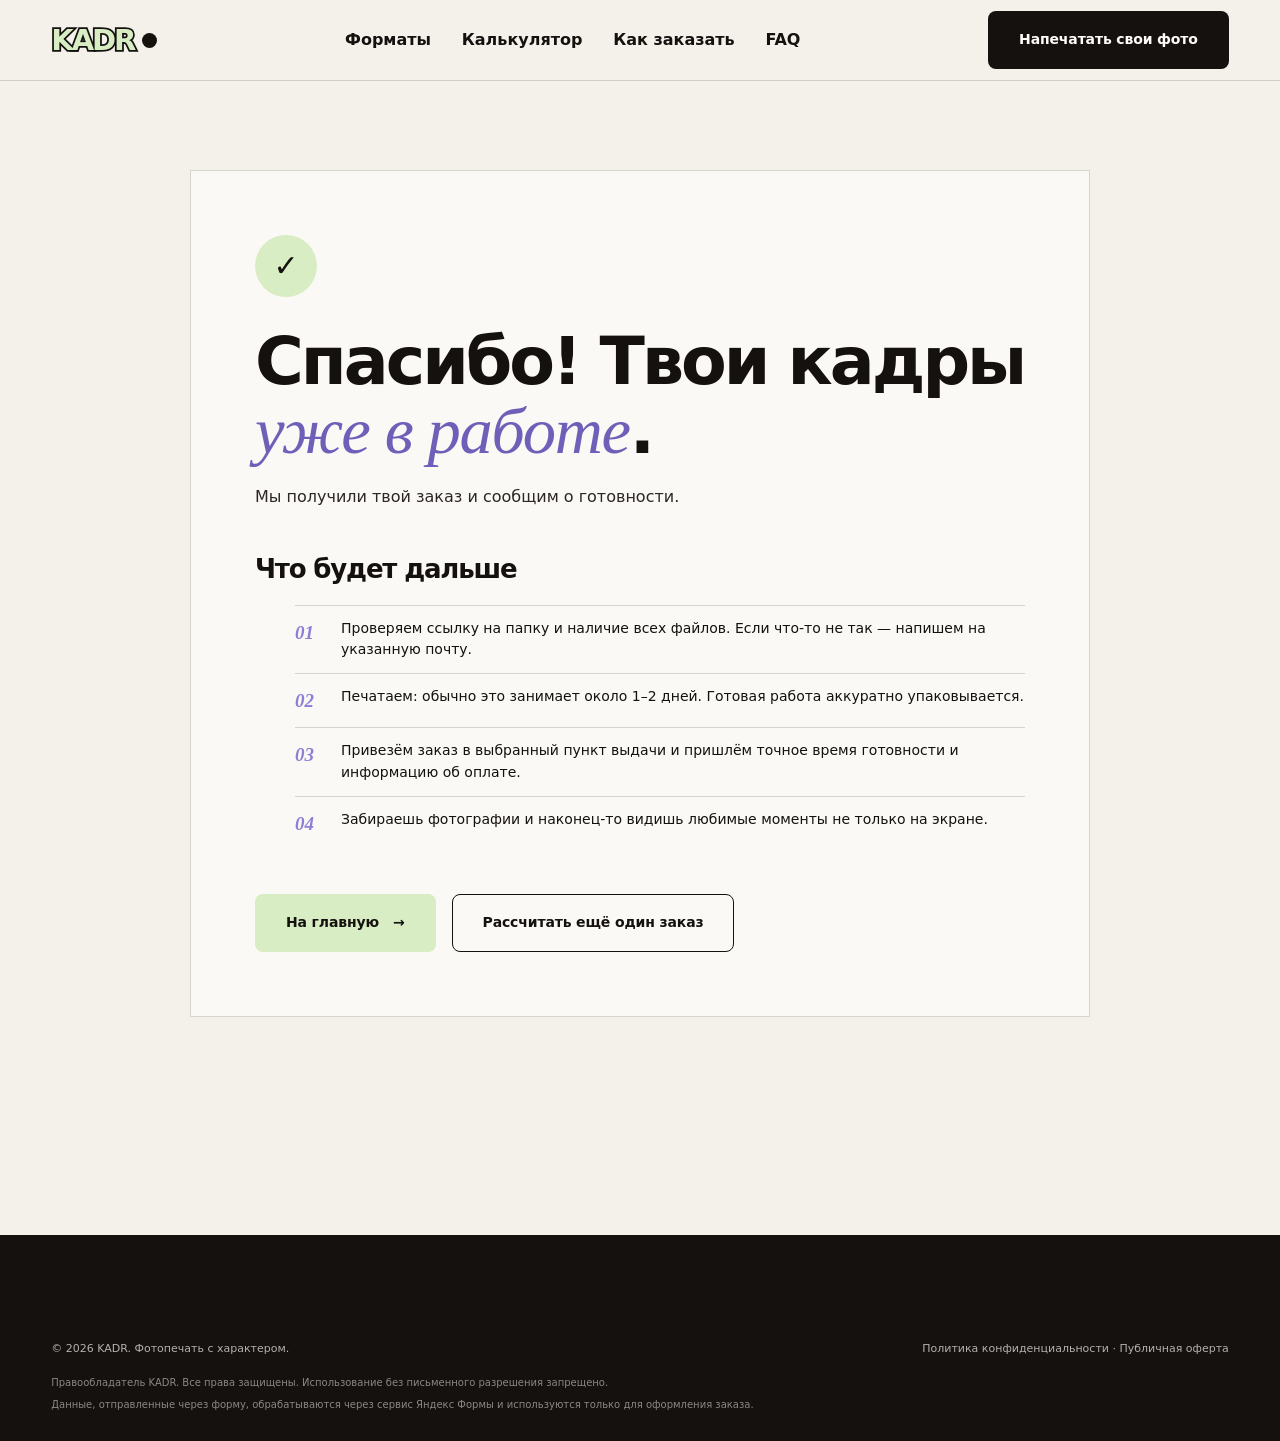
<file: order.html>
<!doctype html>
<html lang="ru">
<head>
  <meta charset="utf-8">
  <meta name="viewport" content="width=device-width, initial-scale=1">
  <meta name="referrer" content="strict-origin-when-cross-origin">
  <meta http-equiv="Content-Security-Policy" content="default-src 'self'; img-src 'self' data: blob:; style-src 'self' 'unsafe-inline' https://fonts.googleapis.com; font-src 'self' https://fonts.gstatic.com data:; script-src 'self'; object-src 'none'; base-uri 'self'; form-action 'self'; upgrade-insecure-requests">
  <meta name="robots" content="noindex, nofollow">
  <title>Заказ оформлен — KADR</title>
  <meta name="description" content="Заказ оформлен. KADR — фотопечать без звонков и непонятных прайсов.">
  <link rel="preconnect" href="https://fonts.googleapis.com">
  <link rel="preconnect" href="https://fonts.gstatic.com" crossorigin>
  <link href="https://fonts.googleapis.com/css2?family=Instrument+Serif:ital@0;1&family=Manrope:wght@400;500;600;700;800&family=Nunito:wght@700;800;900&display=swap" rel="stylesheet">
  <link rel="icon" href="favicon.svg" type="image/svg+xml">
  <meta http-equiv="Cache-Control" content="no-cache, no-store, must-revalidate">
  <meta http-equiv="Pragma" content="no-cache">
  <meta http-equiv="Expires" content="0">
  <link rel="stylesheet" href="assets/css/style.css?v=20261119-57">
</head>
<body class="success-page">
  <header class="site-header">
    <div class="container header-inner">
      <a class="logo" href="index.html" aria-label="KADR — на главную"><span class="logo-text" data-text="KADR">KADR</span><span class="logo-dot" aria-hidden="true"></span></a>
      <nav class="site-nav" aria-label="Основная навигация">
        <a href="index.html#formats">Форматы</a>
        <a href="index.html#calculator">Калькулятор</a>
        <a href="index.html#how">Как заказать</a>
        <a href="index.html#faq">FAQ</a>
      </nav>
      <a class="btn btn--ink header-cta" href="index.html#calculator">Напечатать свои фото</a>
    </div>
  </header>

  <main class="success-main">
    <div class="container">
      <div class="success-card">
        <div class="success-mark" aria-hidden="true">✓</div>
        <h1>Спасибо! Твои кадры <em class="serif">уже в работе</em>.</h1>
        <p>Мы получили твой заказ и сообщим о готовности.</p>

        <div class="success-next">
          <h2>Что будет дальше</h2>
          <ol>
            <li><b>01</b><span>Проверяем ссылку на папку и наличие всех файлов. Если что-то не так — напишем на указанную почту.</span></li>
            <li><b>02</b><span>Печатаем: обычно это занимает около 1–2 дней. Готовая работа аккуратно упаковывается.</span></li>
            <li><b>03</b><span>Привезём заказ в выбранный пункт выдачи и пришлём точное время готовности и информацию об оплате.</span></li>
            <li><b>04</b><span>Забираешь фотографии и наконец-то видишь любимые моменты не только на экране.</span></li>
          </ol>
        </div>

        <div class="success-actions">
          <a class="btn btn--lilac" href="index.html">На главную <span class="arrow">→</span></a>
          <a class="btn btn--ghost" href="index.html#calculator">Рассчитать ещё один заказ</a>
        </div>
      </div>
    </div>
  </main>

  <footer class="site-footer">
    <div class="container">
      <div class="footer-bottom">
        <span>© <span data-year>2026</span> KADR. Фотопечать с характером.</span>
        <span><a href="privacy.html">Политика конфиденциальности</a> · <a href="offer.html">Публичная оферта</a></span>
      </div>
      <div class="footer-legal">
        <span>Правообладатель KADR. Все права защищены. Использование без письменного разрешения запрещено.</span>
        <span>Данные, отправленные через форму, обрабатываются через сервис Яндекс Формы и используются только для оформления заказа.</span>
      </div>
    </div>
  </footer>

  <div class="toast-wrap" aria-live="polite"></div>
  <script src="assets/js/core.js?v=20261120-41"></script>
</body>
</html>
</file>
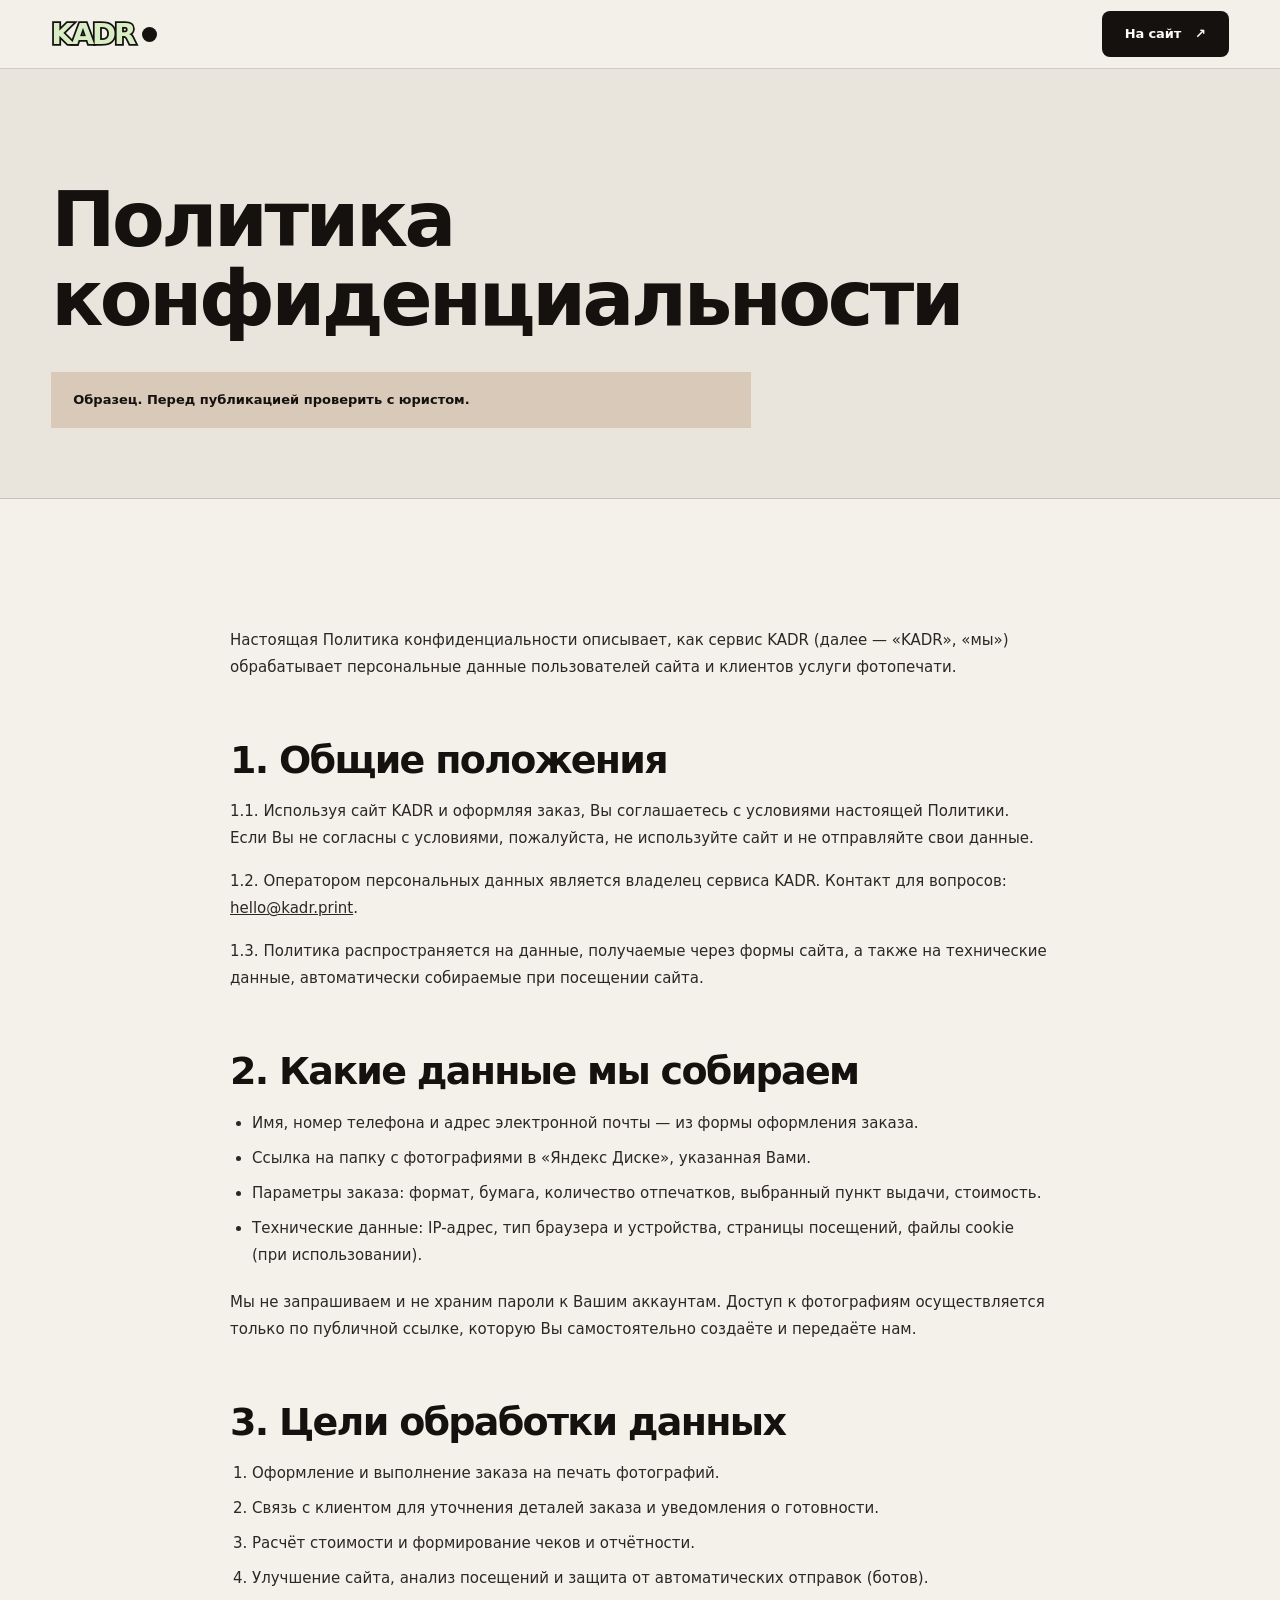
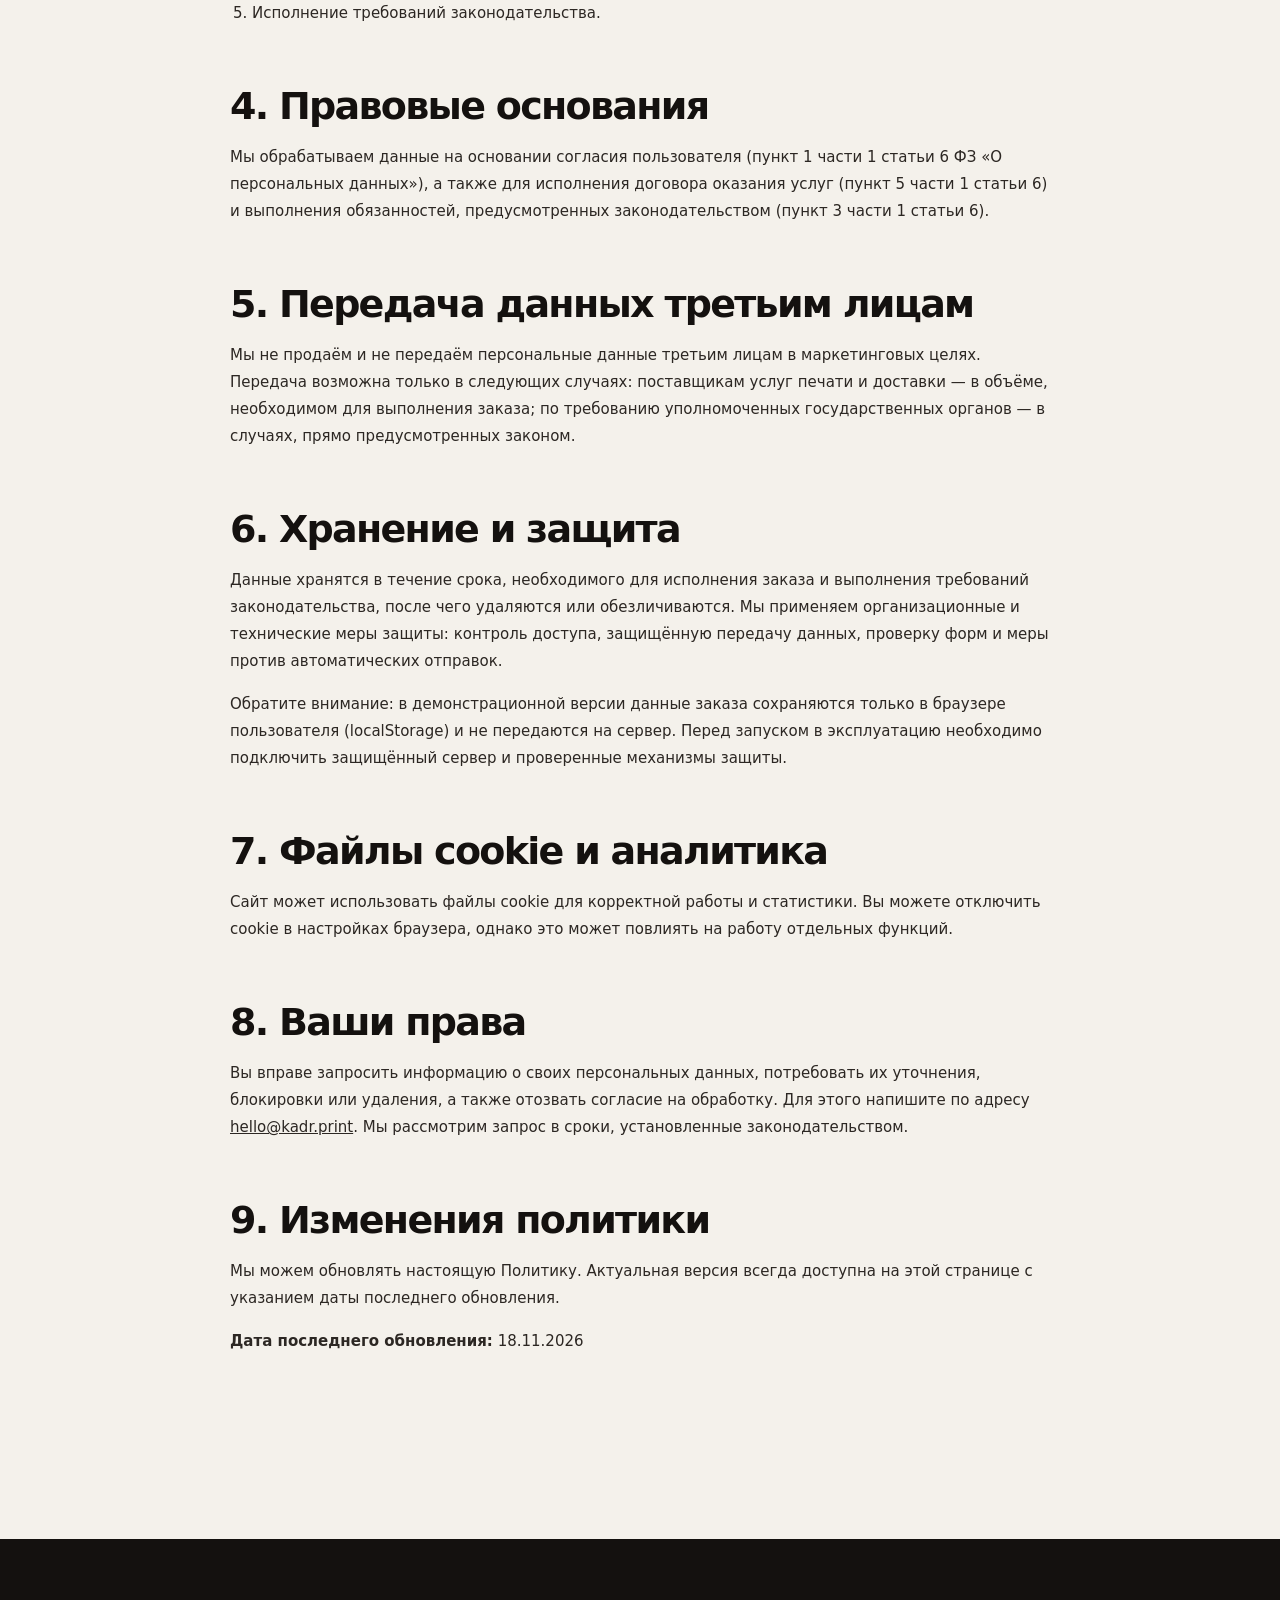
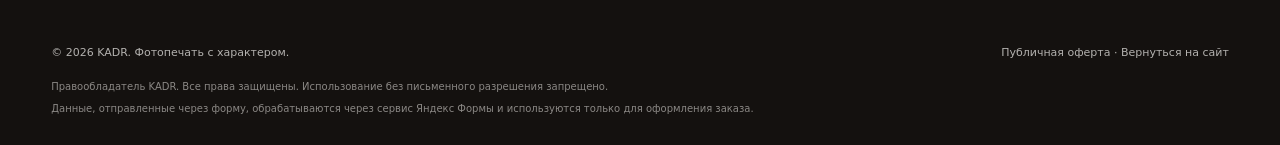
<file: privacy.html>
<!doctype html>
<html lang="ru">
<head>
  <meta charset="utf-8">
  <meta name="viewport" content="width=device-width, initial-scale=1">
  <title>Политика конфиденциальности — KADR</title>
  <meta name="description" content="Политика конфиденциальности сервиса фотопечати KADR.">
  <meta name="referrer" content="strict-origin-when-cross-origin">
  <meta http-equiv="Cache-Control" content="no-cache, no-store, must-revalidate">
  <meta http-equiv="Pragma" content="no-cache">
  <meta http-equiv="Expires" content="0">
  <meta http-equiv="Content-Security-Policy" content="default-src 'self'; img-src 'self' data: blob:; style-src 'self' 'unsafe-inline' https://fonts.googleapis.com; font-src 'self' https://fonts.gstatic.com data:; script-src 'self'; object-src 'none'; base-uri 'self'; upgrade-insecure-requests">
  <link rel="preconnect" href="https://fonts.googleapis.com">
  <link rel="preconnect" href="https://fonts.gstatic.com" crossorigin>
  <link href="https://fonts.googleapis.com/css2?family=Instrument+Serif:ital@0;1&family=Manrope:wght@400;500;600;700;800&family=Nunito:wght@700;800;900&display=swap" rel="stylesheet">
  <link rel="icon" href="favicon.svg" type="image/svg+xml">
  <link rel="stylesheet" href="assets/css/style.css?v=20261119-57">
</head>
<body class="doc-page">

<header class="site-header is-scrolled">
  <div class="container header-inner">
    <a class="logo" href="index.html" aria-label="KADR — на главную"><span class="logo-text" data-text="KADR">KADR</span><span class="logo-dot" aria-hidden="true"></span></a>
    <div class="header-cta"><a href="index.html" class="btn btn--ink btn--sm">На сайт <span class="arrow">↗</span></a>
      <button class="burger" type="button" aria-label="Открыть меню" aria-expanded="false"><span></span><span></span><span></span></button>
    </div>
  </div>
</header>

<main>
  <section class="page-hero">
    <div class="container">
      <h1>Политика конфиденциальности</h1>
      <div class="doc-note">Образец. Перед публикацией проверить с юристом.</div>
    </div>
  </section>

  <article class="doc-body section">
    <p>Настоящая Политика конфиденциальности описывает, как сервис KADR (далее — «KADR», «мы») обрабатывает персональные данные пользователей сайта и клиентов услуги фотопечати.</p>

    <h2>1. Общие положения</h2>
    <p>1.1. Используя сайт KADR и оформляя заказ, Вы соглашаетесь с условиями настоящей Политики. Если Вы не согласны с условиями, пожалуйста, не используйте сайт и не отправляйте свои данные.</p>
    <p>1.2. Оператором персональных данных является владелец сервиса KADR. Контакт для вопросов: <a href="mailto:hello@kadr.print">hello@kadr.print</a>.</p>
    <p>1.3. Политика распространяется на данные, получаемые через формы сайта, а также на технические данные, автоматически собираемые при посещении сайта.</p>

    <h2>2. Какие данные мы собираем</h2>
    <ul>
      <li>Имя, номер телефона и адрес электронной почты — из формы оформления заказа.</li>
      <li>Ссылка на папку с фотографиями в «Яндекс Диске», указанная Вами.</li>
      <li>Параметры заказа: формат, бумага, количество отпечатков, выбранный пункт выдачи, стоимость.</li>
      <li>Технические данные: IP-адрес, тип браузера и устройства, страницы посещений, файлы cookie (при использовании).</li>
    </ul>
    <p>Мы не запрашиваем и не храним пароли к Вашим аккаунтам. Доступ к фотографиям осуществляется только по публичной ссылке, которую Вы самостоятельно создаёте и передаёте нам.</p>

    <h2>3. Цели обработки данных</h2>
    <ol>
      <li>Оформление и выполнение заказа на печать фотографий.</li>
      <li>Связь с клиентом для уточнения деталей заказа и уведомления о готовности.</li>
      <li>Расчёт стоимости и формирование чеков и отчётности.</li>
      <li>Улучшение сайта, анализ посещений и защита от автоматических отправок (ботов).</li>
      <li>Исполнение требований законодательства.</li>
    </ol>

    <h2>4. Правовые основания</h2>
    <p>Мы обрабатываем данные на основании согласия пользователя (пункт 1 части 1 статьи 6 ФЗ «О персональных данных»), а также для исполнения договора оказания услуг (пункт 5 части 1 статьи 6) и выполнения обязанностей, предусмотренных законодательством (пункт 3 части 1 статьи 6).</p>

    <h2>5. Передача данных третьим лицам</h2>
    <p>Мы не продаём и не передаём персональные данные третьим лицам в маркетинговых целях. Передача возможна только в следующих случаях: поставщикам услуг печати и доставки — в объёме, необходимом для выполнения заказа; по требованию уполномоченных государственных органов — в случаях, прямо предусмотренных законом.</p>

    <h2>6. Хранение и защита</h2>
    <p>Данные хранятся в течение срока, необходимого для исполнения заказа и выполнения требований законодательства, после чего удаляются или обезличиваются. Мы применяем организационные и технические меры защиты: контроль доступа, защищённую передачу данных, проверку форм и меры против автоматических отправок.</p>
    <p>Обратите внимание: в демонстрационной версии данные заказа сохраняются только в браузере пользователя (localStorage) и не передаются на сервер. Перед запуском в эксплуатацию необходимо подключить защищённый сервер и проверенные механизмы защиты.</p>

    <h2>7. Файлы cookie и аналитика</h2>
    <p>Сайт может использовать файлы cookie для корректной работы и статистики. Вы можете отключить cookie в настройках браузера, однако это может повлиять на работу отдельных функций.</p>

    <h2>8. Ваши права</h2>
    <p>Вы вправе запросить информацию о своих персональных данных, потребовать их уточнения, блокировки или удаления, а также отозвать согласие на обработку. Для этого напишите по адресу <a href="mailto:hello@kadr.print">hello@kadr.print</a>. Мы рассмотрим запрос в сроки, установленные законодательством.</p>

    <h2>9. Изменения политики</h2>
    <p>Мы можем обновлять настоящую Политику. Актуальная версия всегда доступна на этой странице с указанием даты последнего обновления.</p>

    <p><strong>Дата последнего обновления:</strong> 18.11.2026</p>
  </article>
</main>

<footer class="site-footer">
  <div class="container">
    <div class="footer-bottom">
      <span>© <span data-year>2026</span> KADR. Фотопечать с характером.</span>
      <span><a href="offer.html">Публичная оферта</a> · <a href="index.html">Вернуться на сайт</a></span>
    </div>
    <div class="footer-legal">
      <span>Правообладатель KADR. Все права защищены. Использование без письменного разрешения запрещено.</span>
      <span>Данные, отправленные через форму, обрабатываются через сервис Яндекс Формы и используются только для оформления заказа.</span>
    </div>
  </div>
</footer>

<div class="toast-wrap" aria-live="polite"></div>
<script src="assets/js/core.js?v=20261120-41"></script>
</body>
</html>
</file>
<file: assets/css/style.css>
/* ==========================================================================
   KADR — photo printing. Visual system
   Palette derived from the provided brand boards (фирстиль 1 / 2).
   ========================================================================== */

:root {
  --ink: #14110f;
  --ink-2: #2c2723;
  --ink-3: #615951;
  --paper: #f4f1eb;
  --paper-2: #eae5dc;
  --paper-3: #fbf9f5;
  --white: #fffdfa;
  --sand: #d8c9b8;
  --sand-2: #c1b2a2;
  --taupe: #a99d95;
  --lilac: #b7abf1;
  --lilac-2: #8e7fd6;
  --lilac-3: #6f5fb8;
  --pistachio: #d8edc4;
  --green: #6f9c7d;
  --red: #b65454;
  --line: rgba(20, 17, 15, 0.16);
  --line-light: rgba(255, 253, 250, 0.18);
  --container: 1320px;
  --gutter: clamp(20px, 4vw, 64px);
  --radius: 8px;
  --ease: cubic-bezier(0.22, 1, 0.36, 1);
  --font: "Manrope", "Segoe UI", system-ui, -apple-system, sans-serif;
  --display: "Nunito", "Manrope", system-ui, sans-serif;
  --serif: "Instrument Serif", Georgia, "Times New Roman", serif;
}

*,
*::before,
*::after { box-sizing: border-box; }

[hidden] { display: none !important; }

html {
  scroll-behavior: smooth;
  scroll-padding-top: 96px;
  -webkit-text-size-adjust: 100%;
}

body {
  margin: 0;
  background: var(--paper);
  color: var(--ink);
  font-family: var(--font);
  font-size: 16px;
  line-height: 1.55;
  font-weight: 400;
  -webkit-font-smoothing: antialiased;
  overflow-x: hidden;
}

body.is-locked { overflow: hidden; }

img, video { display: block; max-width: 100%; }
button, input, select, textarea { font: inherit; color: inherit; }
button { cursor: pointer; }
a { color: inherit; text-decoration: none; }
ul { margin: 0; padding: 0; list-style: none; }
h1, h2, h3, h4, p { margin: 0; }

::selection { background: var(--pistachio); color: var(--ink); }

:focus-visible {
  outline: 2px solid var(--lilac-2);
  outline-offset: 3px;
}

.container {
  width: min(100% - var(--gutter) * 2, var(--container));
  margin-inline: auto;
}

.section { padding-block: clamp(72px, 10vw, 150px); }
.section--tight { padding-block: clamp(56px, 7vw, 100px); }

/* ---------- typography ---------- */

.eyebrow {
  display: flex;
  align-items: center;
  gap: 10px;
  font-size: 11px;
  font-weight: 700;
  letter-spacing: 0.18em;
  text-transform: uppercase;
  color: var(--ink-3);
}
.eyebrow::before {
  content: "";
  width: 22px;
  height: 1px;
  background: currentColor;
}
.eyebrow .dot {
  width: 9px;
  height: 9px;
  border-radius: 50%;
  background: var(--pistachio);
  flex: none;
}

h1, h2, h3 {
  font-family: var(--display);
  font-weight: 900;
  letter-spacing: -0.045em;
  line-height: 1.03;
}
h1 { font-size: clamp(42px, 6.4vw, 104px); }
h2 { font-size: clamp(34px, 5vw, 76px); }
h3 { font-size: clamp(20px, 2vw, 28px); letter-spacing: -0.03em; }

.serif {
  font-family: var(--serif);
  font-weight: 400;
  font-style: italic;
  letter-spacing: -0.02em;
}

.lead {
  font-size: clamp(15px, 1.35vw, 19px);
  line-height: 1.65;
  color: var(--ink-2);
  max-width: 46ch;
}

.section-head {
  display: grid;
  grid-template-columns: minmax(0, 1.25fr) minmax(260px, 0.75fr);
  gap: clamp(24px, 5vw, 80px);
  align-items: end;
  margin-bottom: clamp(40px, 5vw, 76px);
}
.section-head .eyebrow { margin-bottom: 22px; }
#formats-title .serif,
#how-title .serif,
#pains-title .serif { color: var(--lilac-3); }
.section-head .lead { margin-left: auto; }
.section-head--center {
  display: block;
  text-align: center;
}
.section-head--center .eyebrow { justify-content: center; }
.section-head--center .lead { margin: 22px auto 0; }

/* ---------- buttons & links ---------- */

.btn {
  position: relative;
  display: inline-flex;
  align-items: center;
  justify-content: center;
  gap: 14px;
  min-height: 58px;
  padding: 0 30px;
  border: 1px solid transparent;
  border-radius: var(--radius);
  font-size: 14px;
  font-weight: 700;
  letter-spacing: -0.01em;
  text-align: center;
  transition: transform 0.35s var(--ease), background 0.3s, color 0.3s, border-color 0.3s;
  overflow: hidden;
  isolation: isolate;
}
.btn::after {
  content: "";
  position: absolute;
  inset: 0;
  background: var(--pistachio);
  transform: translateY(101%);
  transition: transform 0.45s var(--ease);
  z-index: -1;
}
.btn:hover::after { transform: translateY(0); }
.btn:hover { transform: translateY(-2px); }
.btn:active { transform: translateY(0); }

.btn--ink { background: var(--ink); color: var(--white); }
.btn--ink:hover { color: var(--ink); }
#calc-submit::after { background: var(--lilac); }
#calc-export-generate, #calc-export-download { margin-bottom: 10px; }
#calc-export-generate::after, #calc-export-download::after { background: var(--lilac); }
#calc-export-download .arrow { font-size: 18px; line-height: 1; }
.export-hint {
  margin: 10px 2px 0;
  font-size: 12px;
  line-height: 1.5;
  color: var(--ink-3);
  text-align: center;
}
.export-hint b { color: var(--ink); font-weight: 600; }
.btn--paper { background: var(--paper-3); color: var(--ink); }
.btn--paper:hover { color: var(--ink); }
.btn--ghost { border-color: currentColor; background: transparent; }
.btn--ghost:hover { color: var(--ink); }
.btn--lilac { background: var(--pistachio); color: var(--ink); }
.btn--lilac::after { background: var(--paper-3); }
.btn--block { width: 100%; }
.btn--sm { min-height: 46px; padding-inline: 22px; font-size: 13px; }

.btn .arrow {
  display: inline-block;
  transition: transform 0.35s var(--ease);
}
.btn:hover .arrow { transform: translateX(5px); }

.text-link {
  display: inline-flex;
  align-items: center;
  gap: 10px;
  font-size: 14px;
  font-weight: 700;
  padding-bottom: 5px;
  border-bottom: 1px solid currentColor;
  transition: gap 0.3s var(--ease), color 0.3s;
}
.text-link:hover { gap: 16px; color: var(--lilac-2); }

/* ---------- header ---------- */

.site-header {
  position: fixed;
  inset: 0 0 auto;
  z-index: 80;
  padding-block: 18px;
  transition: padding 0.4s var(--ease), background 0.4s, border-color 0.4s;
  border-bottom: 1px solid transparent;
}
.site-header.is-scrolled {
  padding-block: 11px;
  background: rgba(244, 241, 235, 0.9);
  backdrop-filter: blur(18px);
  -webkit-backdrop-filter: blur(18px);
  border-bottom-color: var(--line);
}
.header-inner {
  display: flex;
  align-items: center;
  justify-content: space-between;
  gap: 24px;
}
.logo {
  display: inline-flex;
  align-items: center;
  gap: 6px;
  font-family: var(--display);
  font-size: 29px;
  font-weight: 900;
  letter-spacing: -0.07em;
  line-height: 1;
}
.logo-text {
  position: relative;
  display: inline-block;
  color: var(--ink);
  isolation: isolate;
  transition: color 0.4s;
}
.logo-text::before {
  content: attr(data-text);
  position: absolute;
  inset: 0;
  z-index: -1;
  color: transparent;
  -webkit-text-stroke: 2px var(--pistachio);
  transition: -webkit-text-stroke-color 0.4s;
}
.site-header.is-scrolled .logo-text { color: var(--pistachio); }
.site-header.is-scrolled .logo-text::before {
  -webkit-text-stroke-color: var(--ink);
  -webkit-text-stroke-width: 3.5px;
}
/* Service pages always keep the hero-scroll brand logo: pistachio fill,
   ink outline and ink dot. Locked so scrolling / hover cannot change it. */
.doc-page .site-header .logo .logo-text,
.success-page .site-header .logo .logo-text {
  font-family: var(--display);
  font-size: 29px;
  font-weight: 900;
  letter-spacing: -0.07em;
  color: var(--pistachio);
  transition: none;
}
.doc-page .site-header .logo .logo-text::before,
.success-page .site-header .logo .logo-text::before {
  -webkit-text-stroke: 3.5px var(--ink);
  transition: none;
}
.logo-dot {
  display: inline-block;
  width: 15px;
  height: 15px;
  margin-left: 2px;
  border-radius: 50%;
  background: var(--pistachio);
  flex: none;
  transition: transform 0.4s var(--ease), background 0.3s, box-shadow 0.4s;
}
.site-header.is-scrolled .logo-dot { background: var(--ink); box-shadow: none; }
.logo:hover .logo-dot { transform: scale(1.25); background: var(--pistachio); }
.doc-page .site-header .logo .logo-dot,
.success-page .site-header .logo .logo-dot,
.doc-page .site-header .logo:hover .logo-dot,
.success-page .site-header .logo:hover .logo-dot {
  background: var(--ink);
  box-shadow: none;
  transition: transform 0.4s var(--ease);
}
/* Keep the header (and therefore the logo) completely static on scroll. */
.doc-page .site-header,
.success-page .site-header {
  padding-block: 11px;
  background: rgba(244, 241, 235, 0.9);
  backdrop-filter: blur(18px);
  -webkit-backdrop-filter: blur(18px);
  border-bottom-color: var(--line);
}
.site-nav {
  display: flex;
  align-items: center;
  gap: clamp(18px, 2.4vw, 38px);
}
.site-nav a {
  font-size: 16px;
  font-weight: 700;
  color: var(--pistachio);
  position: relative;
  padding-block: 6px;
  transition: color 0.4s;
}
.site-header.is-scrolled .site-nav a { color: var(--ink); }
.site-nav a::after {
  content: "";
  position: absolute;
  left: 0;
  bottom: 0;
  width: 100%;
  height: 1px;
  background: currentColor;
  transform: scaleX(0);
  transform-origin: right;
  transition: transform 0.4s var(--ease);
}
.site-nav a:hover::after { transform: scaleX(1); transform-origin: left; }
.header-cta { display: flex; align-items: center; gap: 16px; }
.header-cta .btn::after { background: var(--lilac); }
.header-cta .btn:hover { color: var(--ink); }
.burger {
  display: none;
  width: 44px;
  height: 44px;
  border: 1px solid var(--line);
  background: transparent;
  padding: 0;
  align-items: center;
  justify-content: center;
  flex-direction: column;
  gap: 5px;
}
.burger span {
  display: block;
  width: 18px;
  height: 1.5px;
  background: currentColor;
  transition: transform 0.35s var(--ease), opacity 0.2s;
}
.burger.is-open span:nth-child(1) { transform: translateY(6.5px) rotate(45deg); }
.burger.is-open span:nth-child(2) { opacity: 0; }
.burger.is-open span:nth-child(3) { transform: translateY(-6.5px) rotate(-45deg); }

/* ---------- hero ---------- */

.hero {
  position: relative;
  min-height: 100svh;
  display: flex;
  align-items: center;
  padding-block: 116px 80px;
  color: var(--white);
  overflow: hidden;
  background: var(--ink);
}
.hero-media,
.hero-overlay { position: absolute; inset: 0; }
.hero-media video,
.hero-media img {
  width: 100%;
  height: 100%;
  object-fit: cover;
  transform: scale(1.06);
  animation: heroDrift 18s ease-in-out infinite alternate;
}
@keyframes heroDrift {
  from { transform: scale(1.06) translate3d(0, 0, 0); }
  to { transform: scale(1.14) translate3d(-1.5%, -1%, 0); }
}
.hero-overlay {
  background:
    linear-gradient(90deg, rgba(12, 10, 9, 0.88) 0%, rgba(12, 10, 9, 0.62) 46%, rgba(12, 10, 9, 0.35) 100%),
    linear-gradient(0deg, rgba(12, 10, 9, 0.55), transparent 45%);
}
.hero-inner {
  position: relative;
  z-index: 2;
  width: min(100% - var(--gutter) * 2, var(--container));
  margin-inline: auto;
  display: grid;
  grid-template-columns: minmax(0, 1.5fr) minmax(240px, 0.6fr);
  gap: clamp(30px, 5vw, 90px);
  align-items: center;
}
.hero-copy { transform: translateY(-24px); }
.hero h1 { max-width: 15ch; }
.hero h1 em {
  font-family: var(--serif);
  font-style: italic;
  font-weight: 400;
  letter-spacing: -0.02em;
  color: var(--lilac);
}
.hero-highlight { color: var(--pistachio); }
.hero .lead {
  color: rgba(255, 253, 250, 0.82);
  margin-top: 28px;
  max-width: 54ch;
}
.hero-actions {
  display: flex;
  flex-wrap: wrap;
  align-items: center;
  gap: 18px 28px;
  margin-top: 40px;
}
.hero-actions .btn--ghost { border-color: rgba(255, 253, 250, 0.5); }
.hero-actions .btn--ghost::after { background: var(--pistachio); }
.hero-actions .btn--ghost:hover { color: var(--ink); }
.hero-actions .btn--paper::after { background: var(--lilac); }
.hero-meta {
  display: flex;
  flex-wrap: wrap;
  gap: 14px 34px;
  margin-top: 56px;
  font-size: clamp(15px, 1.2vw, 18px);
  font-weight: 400;
  letter-spacing: 0.01em;
  color: rgba(255, 253, 250, 0.9);
}
.hero-meta span { display: inline-flex; align-items: center; gap: 11px; }
.hero-meta span::before {
  content: "";
  width: 9px;
  height: 9px;
  background: var(--lilac);
  border-radius: 50%;
  flex: none;
}

.hero-aside {
  position: relative;
  justify-self: end;
  width: min(100%, 320px);
  animation: floatIn 1.1s 0.3s var(--ease) backwards;
}
@keyframes floatIn {
  from { opacity: 0; transform: translateY(40px); }
  to { opacity: 1; transform: none; }
}
.hero-polaroid {
  position: relative;
  width: 100%;
  transform: rotate(2deg);
  transition: transform 0.6s var(--ease);
}
.hero-polaroid:hover { transform: rotate(0deg) translateY(-6px); }
.hero-filter-defs { position: absolute; width: 0; height: 0; overflow: hidden; }
.hero-stack-outline {
  position: absolute;
  inset: 0;
  z-index: 0;
  pointer-events: none;
  filter: url(#kadr-photo-outline);
}
.hero-outline-card {
  position: absolute;
  inset: 0;
  border-radius: 3px;
  background: var(--ink);
  transform-origin: 50% 88%;
  transition: transform 0.65s var(--ease);
}
.hero-outline-card[data-pos="0"] { transform: translate(0, -6px) rotate(0deg) scale(1); z-index: 4; }
.hero-outline-card[data-pos="1"] { transform: translate(-12px, 10px) rotate(-6deg) scale(0.96); z-index: 3; }
.hero-outline-card[data-pos="2"] { transform: translate(12px, 10px) rotate(6deg) scale(0.94); z-index: 2; }
.hero-outline-card[data-pos="3"] { transform: translate(0, 18px) rotate(2deg) scale(0.88); z-index: 1; }
.hero-stack {
  position: relative;
  z-index: 1;
  width: 100%;
  aspect-ratio: 4 / 5;
}
.hero-card {
  position: absolute;
  inset: 0;
  padding: 0;
  border: 8px solid var(--paper-3);
  border-bottom-width: 34px;
  border-radius: 3px;
  background: var(--paper-3);
  overflow: hidden;
  cursor: pointer;
  transform-origin: 50% 88%;
  box-shadow: 0 10px 24px rgba(0, 0, 0, 0.2);
  transition: transform 0.65s var(--ease), box-shadow 0.65s var(--ease), filter 0.4s;
}
.hero-card img { width: 100%; height: 100%; object-fit: cover; display: block; }
.hero-card:hover { filter: brightness(1.05); }
.hero-card[data-pos="0"] {
  transform: translate(0, -6px) rotate(0deg) scale(1);
  z-index: 4;
  box-shadow: 0 24px 50px rgba(0, 0, 0, 0.34);
}
.hero-card[data-pos="1"] { transform: translate(-12px, 10px) rotate(-6deg) scale(0.96); z-index: 3; }
.hero-card[data-pos="2"] { transform: translate(12px, 10px) rotate(6deg) scale(0.94); z-index: 2; }
.hero-card[data-pos="3"] { transform: translate(0, 18px) rotate(2deg) scale(0.88); z-index: 1; }
.hero-polaroid figcaption {
  position: absolute;
  left: 0;
  right: 0;
  bottom: -82px;
  color: var(--pistachio);
  font-family: var(--serif);
  font-style: italic;
  font-size: 19px;
  text-align: center;
}
.hero-scroll {
  position: absolute;
  left: 50%;
  bottom: 26px;
  transform: translateX(-50%);
  z-index: 3;
  font-size: 10px;
  letter-spacing: 0.2em;
  text-transform: uppercase;
  color: rgba(255, 253, 250, 0.6);
  display: flex;
  flex-direction: column;
  align-items: center;
  gap: 10px;
}
.hero-scroll i {
  display: block;
  width: 1px;
  height: 36px;
  background: currentColor;
  animation: scrollPulse 2s ease-in-out infinite;
  transform-origin: top;
}
@keyframes scrollPulse {
  0%, 100% { transform: scaleY(0.3); opacity: 0.4; }
  50% { transform: scaleY(1); opacity: 1; }
}

/* ---------- formats ---------- */

.formats-grid {
  display: grid;
  grid-template-columns: repeat(4, minmax(0, 1fr));
  gap: clamp(14px, 2vw, 28px);
  align-items: start;
}
.format-card {
  display: block;
  border: 0;
  padding: 0;
  background: transparent;
  text-align: left;
  width: 100%;
}
.format-card:nth-child(2) { margin-top: 46px; }
.format-card:nth-child(3) { margin-top: 16px; }
.format-card:nth-child(4) { margin-top: 66px; }
.format-card__visual {
  position: relative;
  overflow: hidden;
  background: var(--paper-2);
}
.format-card__visual img {
  width: 100%;
  height: 100%;
  object-fit: cover;
  transition: transform 0.75s var(--ease), filter 0.6s;
  filter: saturate(0.85);
}
.format-card:hover .format-card__visual img { transform: scale(1.08); filter: saturate(1.05); }
.format-card:nth-child(1) .format-card__visual { aspect-ratio: 3 / 4; }
.format-card:nth-child(2) .format-card__visual { aspect-ratio: 4 / 3; }
.format-card:nth-child(3) .format-card__visual { aspect-ratio: 1 / 1; }
.format-card:nth-child(4) .format-card__visual { aspect-ratio: 3 / 4; }
.format-card__num {
  display: block;
  font-family: var(--display);
  font-size: clamp(38px, 4.2vw, 68px);
  font-weight: 900;
  letter-spacing: -0.075em;
  line-height: 1;
  margin-top: 20px;
  transition: color 0.3s;
}
.format-card:hover .format-card__num,
.format-card:focus-visible .format-card__num { color: var(--lilac-3); }
.format-card__name {
  display: block;
  margin-top: 8px;
  font-size: 13px;
  color: var(--ink-3);
}
.format-card__price {
  display: inline-block;
  margin-top: 14px;
  font-size: 12px;
  font-weight: 700;
  border-top: 1px solid var(--line);
  padding-top: 10px;
}
.formats-more {
  display: inline-flex;
  align-items: center;
  gap: 12px;
  margin-top: clamp(30px, 4vw, 48px);
  font-size: 15px;
  font-weight: 600;
  color: var(--ink-2);
  transition: color 0.3s var(--ease), gap 0.3s var(--ease);
}
.formats-more__arrow {
  font-size: 20px;
  line-height: 1;
  transition: transform 0.3s var(--ease);
}
.formats-more:hover { color: var(--lilac-3); gap: 18px; }
.formats-more:hover .formats-more__arrow { transform: translateX(4px); }

/* ---------- calculator ---------- */

.calc-section { position: relative; }
.calc-shell {
  background: var(--paper-3);
  border: 1px solid var(--line);
}
.calc-top {
  display: flex;
  flex-wrap: wrap;
  align-items: center;
  justify-content: space-between;
  gap: 20px 40px;
  padding: 28px clamp(22px, 3vw, 46px);
  border-bottom: 1px solid var(--line);
}
.calc-top h2 { font-size: clamp(30px, 3.6vw, 54px); }
.calc-top h2 em { color: var(--lilac-2); }
.calc-steps {
  display: flex;
  align-items: center;
  gap: 10px;
  font-size: 11px;
  font-weight: 700;
  letter-spacing: 0.12em;
  text-transform: uppercase;
  color: var(--ink-3);
}
.calc-steps b {
  display: grid;
  place-items: center;
  width: 26px;
  height: 26px;
  border: 1px solid var(--line);
  border-radius: 50%;
  font-size: 10px;
}
.calc-steps i { width: 22px; height: 1px; background: var(--line); }
.calc-body {
  display: grid;
  grid-template-columns: minmax(0, 1.55fr) minmax(310px, 0.85fr);
  align-items: start;
}
.calc-controls { padding: clamp(24px, 3.4vw, 48px); }
.calc-block { padding-bottom: 40px; margin-bottom: 40px; border-bottom: 1px solid var(--line); }
.calc-block:last-of-type { margin-bottom: 0; padding-bottom: 0; border-bottom: 0; }
.calc-block__head {
  display: flex;
  align-items: baseline;
  gap: 16px;
  margin-bottom: 22px;
}
.calc-block__head .n {
  font-family: var(--serif);
  font-style: italic;
  font-size: 24px;
  color: var(--ink);
  line-height: 1;
}
.calc-block__head h3 { font-size: clamp(18px, 1.5vw, 23px); }
.calc-block__hint {
  margin-left: auto;
  font-size: 12px;
  color: var(--ink-3);
  text-align: right;
}
.calc-block__sub {
  margin: 14px 0 0;
  font-size: 12px;
  line-height: 1.5;
  color: var(--ink-3);
}

.field-label {
  display: block;
  font-size: 12px;
  font-weight: 700;
  letter-spacing: 0.08em;
  text-transform: uppercase;
  color: var(--ink-3);
  margin-bottom: 10px;
}
.input {
  width: 100%;
  min-height: 56px;
  padding: 0 18px;
  background: var(--white);
  border: 1px solid var(--line);
  border-radius: var(--radius);
  transition: border-color 0.25s, box-shadow 0.25s;
}
.input::placeholder { color: #a49b92; }
.input:focus { outline: 0; border-color: var(--lilac-2); box-shadow: 0 0 0 3px rgba(183, 171, 241, 0.25); }
.input.is-error { border-color: var(--red); }
.input.is-ok { border-color: var(--green); }
.field-row { display: flex; gap: 10px; align-items: center; }
.field-row .input { flex: 1; }
.field-msg { font-size: 12px; margin-top: 8px; min-height: 18px; color: var(--ink-3); }
.field-msg.is-error { color: var(--red); }
.field-msg.is-ok { color: var(--green); }

details.hint-box {
  margin-top: 10px;
  border-top: 1px dashed var(--line);
  padding-top: 12px;
}
details.hint-box summary {
  cursor: pointer;
  font-size: 13px;
  font-weight: 700;
  list-style: none;
  display: inline-flex;
  gap: 8px;
  align-items: center;
}
details.hint-box summary::-webkit-details-marker { display: none; }
details.hint-box summary::after {
  content: "+";
  font-size: 17px;
  line-height: 1;
  color: var(--lilac-2);
}
details.hint-box[open] summary::after { content: "–"; }
.hint-box ol { margin: 14px 0 0; padding-left: 18px; color: var(--ink-3); font-size: 13px; }
.hint-box li { padding-left: 4px; margin-bottom: 6px; }

.dropzone {
  position: relative;
  min-height: 150px;
  display: grid;
  place-content: center;
  border: 1px dashed rgba(20, 17, 15, 0.34);
  background-color: var(--paper-2);
  background-image:
    linear-gradient(45deg, rgba(20, 17, 15, 0.025) 25%, transparent 25%, transparent 75%, rgba(20, 17, 15, 0.025) 75%),
    linear-gradient(45deg, rgba(20, 17, 15, 0.025) 25%, transparent 25%, transparent 75%, rgba(20, 17, 15, 0.025) 75%);
  background-position: 0 0, 12px 12px;
  background-size: 24px 24px;
  padding: 26px;
  text-align: center;
  transition: background-color 0.3s, border-color 0.3s, transform 0.3s var(--ease);
  cursor: pointer;
}
.dropzone:hover, .dropzone.is-drag {
  background-color: rgba(183, 171, 241, 0.14);
  border-color: var(--lilac-2);
  transform: translateY(-2px);
}
.dropzone strong { display: block; font-size: 15px; }
.dropzone span { display: block; font-size: 12px; color: var(--ink-3); margin-top: 6px; }
.dropzone input { position: absolute; width: 1px; height: 1px; opacity: 0; pointer-events: none; }
.dropzone-actions { display: flex; justify-content: center; gap: 18px; margin-top: 14px; flex-wrap: wrap; }
.link-btn {
  background: none;
  border: 0;
  padding: 0;
  font-size: 12px;
  font-weight: 700;
  color: var(--lilac-2);
  border-bottom: 1px solid currentColor;
}

.photo-list { display: block; margin-top: 18px; }
.photo-item {
  border: 1px solid var(--line);
  background: var(--white);
  padding: 10px;
  display: grid;
  grid-template-columns: 74px minmax(0, 1fr);
  gap: 12px;
  align-items: start;
  animation: popIn 0.5s var(--ease) backwards;
  cursor: pointer;
}
.photo-item.is-active {
  grid-template-columns: minmax(220px, 42%) minmax(0, 1fr);
  gap: 24px;
  padding: 18px;
  border-color: var(--lilac-2);
  background: var(--paper-3);
}
.photo-item.is-active .photo-name { font-size: 16px; }
.photo-item.is-active .qty button { width: 36px; height: 36px; font-size: 18px; }
.photo-item.is-active .qty input { width: 54px; height: 36px; font-size: 16px; }
.photo-item.is-active .crop-toggle button { font-size: 11px; padding: 8px 12px; }
.photo-item.is-active .crop-tag { font-size: 11px; padding: 4px 8px; }
.photo-item.is-active .photo-thumb b { font-size: 12px; padding: 4px 8px; }
@keyframes popIn {
  from { opacity: 0; transform: scale(0.93) translateY(14px); }
  to { opacity: 1; transform: none; }
}
.photo-item.is-removing { animation: popOut 0.3s ease forwards; }
@keyframes popOut { to { opacity: 0; transform: scale(0.9); } }
.photo-rest {
  display: grid;
  grid-template-columns: repeat(auto-fill, minmax(215px, 1fr));
  gap: 12px;
  max-height: 0;
  overflow: hidden;
  opacity: 0;
  margin-top: 0;
  transition: max-height 0.5s var(--ease), opacity 0.3s, margin-top 0.3s;
}
.photo-rest.is-open { max-height: 3000px; opacity: 1; margin-top: 12px; }
.photos-toggle {
  margin-top: 12px;
  padding: 8px 0;
  border: 0;
  background: transparent;
  font-size: 12px;
  font-weight: 700;
  color: var(--lilac-3);
  cursor: pointer;
}
.photos-toggle span { display: inline-block; margin-left: 6px; transition: transform 0.3s var(--ease); }
.photo-thumb {
  position: relative;
  padding: 0;
  border: 0;
  background: var(--paper-2);
  aspect-ratio: 3 / 4;
  overflow: hidden;
}
.photo-thumb img {
  width: 100%;
  height: 100%;
  object-fit: cover;
  transition: transform 0.5s var(--ease), padding 0.4s var(--ease);
}
.photo-thumb[data-crop="contain"] img { object-fit: contain; padding: 0; }
.photo-thumb[data-crop="cover"] img { object-fit: cover; padding: 0; }
.photo-thumb:hover img { transform: scale(1.06); }
.photo-thumb.is-rotated-portrait img {
  position: absolute;
  inset: 0;
  margin: auto;
  width: auto;
  height: 100%;
  object-fit: contain;
  padding: 0;
  transform: rotate(90deg);
}
.photo-thumb.is-rotated-landscape img {
  position: absolute;
  inset: 0;
  margin: auto;
  width: 100%;
  height: auto;
  object-fit: contain;
  padding: 0;
  transform: rotate(90deg);
}
.photo-thumb.is-rotated-portrait:hover img,
.photo-thumb.is-rotated-landscape:hover img { transform: rotate(90deg) scale(1.06); }
.photo-thumb.is-framed::after {
  content: "";
  position: absolute;
  inset: 0;
  z-index: 3;
  border-style: solid;
  border-color: var(--white);
  border-width: var(--frame-y, 6px) var(--frame-x, 6px) var(--frame-y, 6px) var(--frame-x, 6px);
  outline: 1px solid var(--ink);
  outline-offset: -1px;
  pointer-events: none;
}
.crop-tag {
  position: absolute;
  z-index: 4;
  right: 4px;
  top: 4px;
  padding: 2px 6px;
  background: var(--white);
  color: var(--ink);
  font-size: 9px;
  font-weight: 700;
  letter-spacing: 0.04em;
}
.photo-thumb b {
  position: absolute;
  z-index: 4;
  left: 4px;
  bottom: 4px;
  background: var(--ink);
  color: var(--white);
  font-size: 10px;
  padding: 2px 6px;
  letter-spacing: 0.06em;
}
.photo-info { min-width: 0; }
.photo-name {
  font-size: 11px;
  color: var(--ink-3);
  white-space: nowrap;
  overflow: hidden;
  text-overflow: ellipsis;
  margin-bottom: 8px;
}
.photo-settings {
  display: grid;
  grid-template-columns: repeat(2, minmax(0, 1fr));
  gap: 8px;
  margin-bottom: 9px;
}
.photo-setting { min-width: 0; }
.photo-setting > span {
  display: block;
  margin-bottom: 3px;
  font-size: 9px;
  letter-spacing: 0.1em;
  text-transform: uppercase;
  color: var(--ink-3);
}
.photo-setting select {
  width: 100%;
  min-width: 0;
  padding: 6px 7px;
  border: 1px solid var(--line);
  background: var(--white);
  color: var(--ink);
  font-size: 10px;
}
.photo-item.is-active .photo-setting select { padding: 8px 10px; font-size: 12px; }
.qty {
  display: inline-flex;
  align-items: center;
  border: 1px solid var(--line);
  border-radius: 6px;
  overflow: hidden;
  margin-bottom: 8px;
}
.qty button {
  width: 27px;
  height: 27px;
  border: 0;
  background: transparent;
  font-size: 15px;
  line-height: 1;
  transition: background 0.2s;
}
.qty button:hover { background: var(--paper-2); }
.qty span { min-width: 24px; text-align: center; font-size: 12px; font-weight: 700; }
.qty input {
  width: 44px;
  height: 27px;
  padding: 0 2px;
  border: 0;
  border-radius: 0;
  background: transparent;
  text-align: center;
  font-size: 12px;
  font-weight: 700;
  -moz-appearance: textfield;
  appearance: textfield;
}
.qty input::-webkit-outer-spin-button,
.qty input::-webkit-inner-spin-button { -webkit-appearance: none; margin: 0; }
.qty input:focus-visible { outline: 2px solid var(--lilac-2); outline-offset: -2px; }
.crop-toggle { display: flex; gap: 4px; }
.crop-toggle button {
  border: 1px solid var(--line);
  border-radius: 5px;
  background: transparent;
  font-size: 9px;
  font-weight: 700;
  padding: 5px 6px;
  line-height: 1.2;
  transition: all 0.25s;
}
.crop-toggle button.is-active { background: var(--ink); color: var(--white); border-color: var(--ink); }
.crop-toggle button:disabled { opacity: 0.38; cursor: not-allowed; }
.crop-toggle button:disabled:hover { background: transparent; color: var(--ink); border-color: var(--line); }
.photo-tools { display: flex; gap: 6px; margin-top: 9px; }
.photo-tools button {
  border: 0;
  background: none;
  padding: 2px;
  font-size: 10px;
  font-weight: 700;
  text-decoration: underline;
  color: var(--ink-3);
}
.photo-tools button:hover { color: var(--red); }
.photo-tools button.replace:hover { color: var(--lilac-2); }

.chip-row { display: flex; flex-wrap: wrap; gap: 8px; }
.chip {
  border: 1px solid var(--line);
  border-radius: 6px;
  background: var(--white);
  padding: 14px 18px;
  min-width: 112px;
  text-align: left;
  transition: all 0.3s var(--ease);
}
.chip:hover { border-color: var(--ink); transform: translateY(-2px); }
.chip.is-active { background: var(--ink); color: var(--white); border-color: var(--ink); }
.chip b { display: block; font-size: 21px; letter-spacing: -0.05em; line-height: 1.1; }
.chip small { display: block; font-size: 10px; margin-top: 5px; opacity: 0.66; }
.chip.is-active small { opacity: 0.8; }
.select-wrap { position: relative; margin-top: 16px; }
.select-wrap select {
  appearance: none;
  width: 100%;
  min-height: 52px;
  padding: 0 44px 0 16px;
  background: var(--white);
  border: 1px solid var(--line);
  border-radius: 0;
  cursor: pointer;
}
.select-wrap .large-select {
  position: absolute;
  width: 1px;
  height: 1px;
  min-height: 0;
  margin: -1px;
  padding: 0;
  overflow: hidden;
  clip: rect(0 0 0 0);
  clip-path: inset(50%);
  white-space: nowrap;
  border: 0;
  opacity: 0;
  pointer-events: none;
}
.large-select__trigger {
  display: block;
  width: 100%;
  min-height: 52px;
  margin: 0;
  padding: 0 44px 0 16px;
  text-align: left;
  background: var(--white);
  border: 1px solid var(--line);
  border-radius: 0;
  color: var(--ink);
  cursor: pointer;
  transition: border-color 0.25s, box-shadow 0.25s;
}
.large-select__trigger.is-placeholder { color: var(--ink-3); }
.large-select__trigger:not(.is-placeholder) { background: var(--ink); color: var(--white); border-color: var(--ink); }
.large-select__value::selection { background: var(--pistachio); color: var(--ink); }
.select-wrap.is-active .large-select__trigger,
.select-wrap.is-open .large-select__trigger { border-color: var(--ink); }
.select-wrap::after {
  content: "";
  position: absolute;
  right: 20px;
  top: calc(100% - 27px);
  width: 8px;
  height: 8px;
  border-right: 2px solid var(--lilac-2);
  border-bottom: 2px solid var(--lilac-2);
  transform: translateY(-62%) rotate(45deg);
  pointer-events: none;
}
.select-wrap.is-open::after { transform: translateY(-30%) rotate(225deg); }
.large-select__menu {
  position: absolute;
  top: calc(100% + 6px);
  left: 0;
  right: 0;
  z-index: 30;
  max-height: 320px;
  overflow: auto;
  background: var(--white);
  border: 1px solid var(--line);
  border-radius: 0;
}
.large-select__option {
  padding: 12px 16px;
  background: var(--white);
  color: var(--ink);
  cursor: pointer;
  outline: none;
  transition: background 0.2s, color 0.2s;
}
.large-select__option:hover,
.large-select__option:focus-visible { background: var(--pistachio); color: var(--ink); }
.large-select__option:focus-visible { outline: 2px solid var(--pistachio); outline-offset: -2px; }
.large-select[hidden] { display: none; }

.paper-grid { display: grid; grid-template-columns: repeat(2, minmax(0, 1fr)); gap: 10px; }
.paper-option {
  position: relative;
  border-radius: 6px;
  display: flex;
  gap: 14px;
  align-items: center;
  padding: 14px;
  border: 1px solid var(--line);
  background: var(--paper-2);
  text-align: left;
  transition: all 0.3s var(--ease);
}
.paper-option:hover { border-color: var(--ink); }
.paper-option.is-active {
  border-color: var(--ink);
  background: var(--paper-2);
  box-shadow: inset 0 0 0 1px var(--ink);
}
.paper-option.is-disabled { opacity: 0.42; cursor: not-allowed; }
.paper-swatch {
  width: 46px;
  height: 46px;
  flex: none;
  background: var(--paper-2);
  border: 1px solid var(--line);
}
.paper-swatch--matte { background: #fff; }
.paper-swatch--gloss { background: linear-gradient(135deg, #fff 20%, #eceaf0 45%, #fff 70%); }
.paper-swatch--canvas { background: repeating-linear-gradient(45deg, #fff 0 2px, #f1f1ef 2px 4px); }
.paper-option b { display: block; font-size: 13px; }
.paper-option small { display: block; font-size: 11px; color: var(--ink-2); margin-top: 2px; }
.paper-option .tick {
  position: absolute;
  top: 8px;
  right: 10px;
  font-size: 13px;
  color: var(--lilac-2);
  opacity: 0;
}
.paper-option.is-active .tick { opacity: 1; }

.pickup-select-wrap {
  margin-top: 0;
  margin-bottom: 12px;
}
.pickup-picker__label {
  display: block;
  font-size: 12px;
  color: var(--ink-3);
  margin-bottom: 8px;
}
.toggle-row {
  display: flex;
  gap: 16px;
  align-items: flex-start;
  padding: 14px 0;
  border-bottom: 1px solid var(--line);
}
.toggle-row:last-child { border-bottom: 0; }
.switch {
  position: relative;
  width: 44px;
  height: 24px;
  flex: none;
  border: 1px solid var(--line);
  background: var(--paper-2);
  border-radius: 20px;
  padding: 0;
  transition: background 0.3s;
}
.switch::after {
  content: "";
  position: absolute;
  top: 3px;
  left: 3px;
  width: 16px;
  height: 16px;
  background: var(--ink);
  border-radius: 50%;
  transition: transform 0.35s var(--ease), background 0.3s;
}
.switch.is-on { background: var(--pistachio); }
.switch.is-on::after { transform: translateX(20px); }
.toggle-row b { display: block; font-size: 14px; }
.toggle-row small { display: block; font-size: 12px; color: var(--ink-3); margin-top: 3px; }
.toggle-row .toggle-note {
  font-size: 11px;
  color: var(--ink);
  line-height: 1.45;
  margin-top: 6px;
  padding: 8px 10px;
  background: rgba(183, 171, 241, 0.18);
  border-radius: 5px;
}
.switch:disabled { cursor: not-allowed; }
.toggle-row.is-unavailable {
  background: var(--paper-2);
  border: 1px solid var(--line);
  border-radius: 6px;
  padding-left: 12px;
  padding-right: 12px;
  margin-left: 0;
  margin-right: 0;
}
.toggle-row.is-unavailable .switch {
  background: var(--paper-3);
  border-color: var(--line);
}
.toggle-row.is-unavailable .switch::after { background: var(--ink-3); }

.calc-summary {
  position: sticky;
  top: 96px;
  background: var(--pistachio);
  color: var(--ink);
  border: 1px solid rgba(20, 17, 15, 0.18);
  border-top: 4px solid var(--lilac);
  padding: clamp(30px, 3.4vw, 48px);
  align-self: start;
}
.calc-summary__label {
  font-size: 13px;
  letter-spacing: 0.18em;
  text-transform: uppercase;
  color: var(--ink-3);
}
.summary-total {
  font-family: var(--display);
  font-size: clamp(64px, 6vw, 96px);
  font-weight: 900;
  letter-spacing: -0.08em;
  line-height: 1.05;
  margin: 10px 0 4px;
  font-variant-numeric: tabular-nums;
}
.summary-total sup { font-size: 0.34em; vertical-align: super; margin-left: 4px; letter-spacing: 0; }
.summary-sub { font-size: 14px; color: var(--ink-2); min-height: 20px; }
.summary-lines { margin-top: 34px; border-top: 1px solid rgba(20, 17, 15, 0.18); }
.summary-line {
  display: flex;
  justify-content: space-between;
  gap: 16px;
  padding: 14px 0;
  border-bottom: 1px solid rgba(20, 17, 15, 0.18);
  font-size: 15px;
}
.summary-line > span { flex: 1; min-width: 0; color: rgba(20, 17, 15, 0.68); }
.summary-line b { font-weight: 700; font-variant-numeric: tabular-nums; text-align: right; white-space: nowrap; }
.summary-line.is-negative b { color: var(--ink); }
.summary-line.is-expandable { align-items: center; }
.summary-line.is-expandable.is-open { border-bottom: 0; }
.summary-line__toggle {
  display: flex;
  align-items: center;
  gap: 8px;
  flex: 1;
  min-width: 0;
  padding: 0;
  border: 0;
  background: transparent;
  color: inherit;
  font-size: inherit;
  text-align: left;
}
.summary-line__toggle > span:first-child { overflow: hidden; text-overflow: ellipsis; white-space: nowrap; color: rgba(20, 17, 15, 0.68); }
.summary-line__toggle:hover > span:first-child { color: var(--lilac-3); }
.summary-line__toggle::after {
  content: "+";
  margin-left: 10px;
  font-size: 17px;
  line-height: 1;
  color: var(--lilac-2);
}
.summary-line.is-open .summary-line__toggle::after { content: "−"; }
.summary-line__toggle:hover::after { color: var(--lilac-3); }
.summary-line__extra { padding: 0 0 14px; border-bottom: 1px solid rgba(20, 17, 15, 0.18); font-size: 13px; }
.summary-extra__list { margin: 0; padding: 0; list-style: none; }
.summary-extra__list li { display: flex; justify-content: space-between; gap: 12px; padding: 6px 0; }
.summary-extra__list li + li { border-top: 1px solid rgba(20, 17, 15, 0.12); }
.summary-extra__list span { min-width: 0; overflow: hidden; text-overflow: ellipsis; white-space: nowrap; color: var(--ink-2); }
.summary-extra__list b { white-space: nowrap; font-variant-numeric: tabular-nums; font-weight: 700; }
.summary-extra__foot { margin-top: 8px; font-size: 12px; color: var(--ink-3); }
.summary-promo {
  margin-top: 20px;
  padding: 14px 16px;
  border: 1px solid rgba(20, 17, 15, 0.2);
  background: var(--paper-3);
  font-size: 14px;
  line-height: 1.55;
}
.summary-promo b { color: var(--ink); }
.calc-summary .btn { margin-top: 28px; }
.summary-foot {
  margin-top: 18px;
  font-size: 12px;
  line-height: 1.55;
  color: var(--ink-3);
  text-align: center;
}

/* ---------- promo cards inside calculator ---------- */

.calc-promos {
  display: grid;
  grid-template-columns: repeat(2, minmax(0, 1fr));
  gap: 12px;
  margin-top: 26px;
  animation: popIn 0.55s var(--ease) both;
}
.promo-card {
  border: 1px solid var(--line);
  background: var(--paper-3);
  transition: border-color 0.3s;
}
.promo-card:hover { border-color: var(--lilac-2); }
.promo-card__head {
  display: flex;
  align-items: center;
  gap: 14px;
  width: 100%;
  padding: 16px 18px;
  border: 0;
  background: transparent;
  color: var(--ink);
  text-align: left;
  cursor: pointer;
}
.promo-card__num {
  font-family: var(--display);
  font-size: 30px;
  font-weight: 900;
  letter-spacing: -0.06em;
  line-height: 1;
  color: var(--lilac-3);
  flex: none;
}
.promo-card__head--static { cursor: default; }
.promo-card__head b { display: block; font-size: 14px; }
.promo-card__head small { display: block; margin-top: 4px; font-size: 11px; line-height: 1.45; color: var(--ink-3); }
.promo-card__check {
  margin-left: auto;
  width: 24px;
  height: 24px;
  flex: none;
  display: grid;
  place-items: center;
  border: 1px solid var(--line);
  border-radius: 50%;
  font-size: 12px;
  color: transparent;
  transition: background 0.3s, color 0.3s, border-color 0.3s;
}
.promo-card__head[aria-pressed="true"] { background: var(--pistachio); }
.promo-card__head[aria-pressed="true"] .promo-card__check { background: var(--ink); border-color: var(--ink); color: var(--white); }
.promo-terms-inline { border-top: 1px solid var(--line); }
.promo-terms-inline summary {
  cursor: pointer;
  padding: 10px 18px;
  font-size: 11px;
  font-weight: 700;
  color: var(--lilac-3);
  list-style: none;
}
.promo-terms-inline summary::-webkit-details-marker { display: none; }
.promo-terms-inline summary::after { content: " +"; }
.promo-terms-inline[open] summary::after { content: " −"; }
.promo-terms-inline p {
  margin: 0;
  padding: 0 18px 16px;
  font-size: 12px;
  line-height: 1.6;
  color: var(--ink-2);
}

/* ---------- steps ---------- */

#how { background: var(--paper-2); }

.steps-grid {
  display: grid;
  grid-template-columns: repeat(4, minmax(0, 1fr));
}
.step-item { padding: 30px 24px 0 0; }
.step-item__n {
  font-family: var(--display);
  font-size: clamp(46px, 5vw, 76px);
  font-weight: 900;
  letter-spacing: -0.09em;
  line-height: 1;
  color: var(--ink);
  transition: color 0.3s;
}
.step-item:hover .step-item__n { color: var(--lilac-3); }
.step-item h3 { margin-top: 18px; font-size: clamp(19px, 1.7vw, 24px); }
.step-item p {
  margin-top: 12px;
  max-width: 34ch;
  font-size: 17px;
  line-height: 1.6;
  color: var(--ink-2);
}
.step-howto {
  margin: 12px 0 0;
  padding-left: 20px;
  max-width: 34ch;
  font-size: 17px;
  line-height: 1.6;
  color: var(--ink-2);
}
.step-howto li { margin-bottom: 8px; padding-left: 2px; }
.step-howto li::marker { color: var(--lilac-2); font-weight: 700; }
.step-item p.step-note {
  margin-top: 14px;
  padding: 12px 14px;
  max-width: 34ch;
  font-size: 16px;
  color: var(--ink-2);
  background: rgba(183, 171, 241, 0.18);
  border-radius: 6px;
}

/* ---------- pains ---------- */

.pains-head { max-width: 56ch; }
.pains-list { border-top: 1px solid var(--line); }
.pain-row {
  display: grid;
  grid-template-columns: 44px minmax(0, 1fr) 60px minmax(0, 1fr);
  gap: 18px;
  align-items: center;
  padding: 24px 0;
  border-bottom: 1px solid var(--line);
  transition: background 0.4s;
}
.pain-row:hover { background: var(--pistachio); }
.pain-row__n,
.pain-row__pain { transition: transform 0.4s var(--ease); }
.pain-row:hover .pain-row__n,
.pain-row:hover .pain-row__pain { transform: translateX(12px); }
.pain-row__n {
  font-family: var(--serif);
  font-style: italic;
  font-size: 24px;
  color: var(--ink);
  line-height: 1;
}
.pain-row__pain { font-size: 18px; line-height: 1.5; color: var(--ink-3); }
.pain-row__arrow { text-align: center; color: var(--lilac-2); font-size: 24px; }
.pain-row__fix { font-size: 18px; line-height: 1.5; font-weight: 700; }

/* ---------- final / form ---------- */

.final-section { padding-top: clamp(80px, 11vw, 160px); }
.final-layout {
  display: grid;
  grid-template-columns: minmax(0, 0.95fr) minmax(0, 1.05fr);
  gap: clamp(40px, 6vw, 100px);
  margin-top: clamp(56px, 7vw, 96px);
  align-items: stretch;
}
.final-left { display: flex; flex-direction: column; min-width: 0; }
.final-head h2 { font-size: clamp(34px, 4.2vw, 58px); }
.final-head h2 em { color: var(--lilac-2); }
.final-head .lead { margin-top: 22px; max-width: 42ch; }
.final-head .btn { margin-top: 28px; }

.order-aside {
  position: sticky;
  top: 96px;
  margin-top: 48px;
  text-align: left;
}
.order-aside__total { border-top: 1px solid var(--line); padding-top: 22px; margin-top: 28px; }
.order-aside__total span { display: block; font-size: 12px; text-transform: uppercase; letter-spacing: 0.14em; color: var(--ink-3); }
.order-aside__total b { display: block; font-family: var(--display); font-size: clamp(44px, 5vw, 72px); font-weight: 900; letter-spacing: -0.07em; line-height: 1.1; margin-top: 8px; }
.order-aside__note {
  margin-top: 16px;
  font-size: 13px;
  color: var(--ink-3);
  white-space: nowrap;
  overflow: hidden;
  text-overflow: ellipsis;
}
.order-points {
  margin-top: 28px;
  padding: 16px 18px;
  background: rgba(183, 171, 241, 0.18);
  font-size: 13px;
  line-height: 1.8;
  text-align: left;
  color: var(--ink-2);
}
.order-points b { color: var(--ink); }

.order-form {
  background: var(--paper-3);
  border: 1px solid var(--line);
  padding: clamp(24px, 3.4vw, 48px);
  text-align: left;
}
.form-grid { display: grid; grid-template-columns: repeat(2, minmax(0, 1fr)); gap: 18px; }
.form-field { display: flex; flex-direction: column; }
.form-field--full { grid-column: 1 / -1; }
.form-field label { font-size: 12px; font-weight: 700; letter-spacing: 0.05em; margin-bottom: 8px; }
.form-field label .req { color: var(--lilac-2); }
.form-field .input { background: var(--white); }
.form-field select.input { appearance: none; cursor: pointer; }
.form-field .error-text { font-size: 11px; color: var(--red); min-height: 15px; margin-top: 5px; }
.consent {
  display: flex;
  gap: 12px;
  align-items: flex-start;
  margin-top: 22px;
  font-size: 12px;
  line-height: 1.6;
  color: var(--ink-3);
  cursor: pointer;
}
.consent input { margin-top: 3px; accent-color: var(--lilac-2); width: 16px; height: 16px; flex: none; }
.consent a { text-decoration: underline; }
.consent.is-error { color: var(--red); }
.hp-field { position: absolute; left: -9999px; width: 1px; height: 1px; overflow: hidden; }
.form-submit-row { display: flex; flex-wrap: wrap; gap: 18px; align-items: center; margin-top: 28px; }
.form-submit-row small { font-size: 11px; color: var(--ink-3); max-width: 26ch; }
.captcha-note { margin-top: 14px; font-size: 11px; color: var(--ink-3); }
.order-sync-values { display: none; }
.hp-field {
  position: absolute !important;
  left: -9999px !important;
  width: 1px !important;
  height: 1px !important;
  overflow: hidden !important;
  opacity: 0 !important;
  pointer-events: none !important;
}
.yandex-form-intro {
  display: flex;
  flex-direction: column;
  gap: 4px;
  margin-top: 24px;
  font-size: 13px;
  line-height: 1.6;
  color: var(--ink-3);
}
.yandex-form-intro b { color: var(--ink); font-size: 14px; letter-spacing: 0.04em; text-transform: uppercase; }
.yandex-form-host {
  width: 100%;
  min-height: 820px;
  margin-top: 16px;
  border: 1px solid var(--line);
  background: var(--white);
  overflow: hidden;
}
.yandex-form-iframe { display: block; width: 100%; height: 820px; border: 0; }
.yandex-form-loading { padding: 60px 20px; text-align: left; font-size: 14px; color: var(--ink-3); }
.form-submit-note { margin-top: 14px; font-size: 11px; line-height: 1.6; color: var(--ink-3); text-align: left; }

/* ---------- footer ---------- */

.site-footer {
  margin-top: clamp(80px, 10vw, 140px);
  background: var(--ink);
  color: var(--white);
  padding-block: clamp(50px, 6vw, 84px) 28px;
}
.footer-grid {
  display: grid;
  grid-template-columns: 1.4fr 1fr 1fr 1.2fr;
  gap: 40px;
}
.footer-brand .logo { font-size: 36px; }
.footer-brand .logo-text { color: var(--ink); }
.footer-brand .logo-text::before { -webkit-text-stroke-color: var(--pistachio); }
.footer-brand p { margin-top: 16px; font-size: 13px; color: rgba(255, 253, 250, 0.6); max-width: 26ch; }
.footer-col h3, .footer-col h4 { font-size: 11px; letter-spacing: 0.16em; text-transform: uppercase; color: rgba(255, 253, 250, 0.68); margin-bottom: 16px; }
.footer-col a, .footer-col span { display: block; font-size: 13px; line-height: 2; color: rgba(255, 253, 250, 0.85); }
.footer-col a:hover { color: var(--pistachio); }
.footer-bottom {
  display: flex;
  flex-wrap: wrap;
  justify-content: space-between;
  gap: 14px 28px;
  margin-top: 60px;
  padding-top: 22px;
  border-top: 1px solid var(--line-light);
  font-size: 11px;
  color: rgba(255, 253, 250, 0.68);
}
.footer-bottom a:hover { color: var(--pistachio); }
.doc-page .footer-bottom,
.success-page .footer-bottom {
  margin-top: 28px;
  padding-top: 0;
  border-top: 0;
}
.footer-legal {
  display: grid;
  gap: 6px;
  margin-top: 18px;
  font-size: 10px;
  line-height: 1.6;
  color: rgba(255, 253, 250, 0.5);
}

/* ---------- modal / toast ---------- */

.modal {
  position: fixed;
  inset: 0;
  z-index: 120;
  display: none;
  align-items: center;
  justify-content: center;
  padding: 24px;
  background: rgba(12, 10, 9, 0.86);
  backdrop-filter: blur(8px);
}
.modal.is-open { display: flex; animation: fadeIn 0.25s ease; }
@keyframes fadeIn { from { opacity: 0; } to { opacity: 1; } }
.modal__inner {
  position: relative;
  width: min(100%, 920px);
  background: var(--paper-3);
  padding: clamp(18px, 3vw, 36px);
  display: grid;
  grid-template-columns: minmax(0, 1.1fr) minmax(220px, 0.6fr);
  gap: clamp(20px, 3vw, 42px);
  animation: popIn 0.4s var(--ease);
}
.modal__close {
  position: absolute;
  top: 12px;
  right: 14px;
  width: 38px;
  height: 38px;
  border: 0;
  background: transparent;
  font-size: 26px;
  line-height: 1;
  z-index: 2;
}
.modal__stage { display: grid; place-items: center; min-height: 320px; }
.modal__frame { width: min(100%, 420px); }
.modal__frame > div { position: relative; width: 100%; overflow: hidden; background: var(--paper-2); }
.modal__img { position: absolute; inset: 0; }
.modal__frame img { position: absolute; inset: 0; width: 100%; height: 100%; display: block; object-fit: contain; }
.modal__frame.is-cover img { object-fit: cover; }
.modal__img.is-rotated-portrait img {
  position: absolute;
  inset: 0;
  margin: auto;
  object-fit: contain;
  transform: rotate(90deg);
}
.modal__img.is-rotated-landscape img {
  position: absolute;
  inset: 0;
  margin: auto;
  object-fit: contain;
  transform: rotate(90deg);
}
.modal__frame.is-framed > div::after {
  content: "";
  position: absolute;
  inset: 0;
  z-index: 2;
  border-style: solid;
  border-color: var(--white);
  border-width: var(--frame-y, 8px) var(--frame-x, 8px) var(--frame-y, 8px) var(--frame-x, 8px);
  outline: 1px solid var(--ink);
  outline-offset: -1px;
  pointer-events: none;
}
.modal__info h3 {
  font-size: 26px;
  overflow-wrap: anywhere;
  word-break: break-word;
  display: -webkit-box;
  -webkit-box-orient: vertical;
  -webkit-line-clamp: 2;
  line-clamp: 2;
  overflow: hidden;
}
.modal__info p { font-size: 13px; color: var(--ink-3); margin-top: 12px; }
.modal__info .crop-toggle { margin-top: 24px; }
.modal__info .crop-toggle button { font-size: 11px; padding: 9px 12px; }

.toast-wrap {
  position: fixed;
  right: 22px;
  bottom: 22px;
  z-index: 150;
  display: flex;
  flex-direction: column;
  gap: 10px;
  pointer-events: none;
}
.toast {
  background: var(--ink);
  color: var(--white);
  padding: 14px 20px;
  font-size: 13px;
  border-left: 3px solid var(--pistachio);
  animation: toastIn 0.4s var(--ease);
  max-width: 340px;
  box-shadow: 0 10px 30px rgba(0, 0, 0, 0.2);
}
.toast.is-out { animation: toastOut 0.35s ease forwards; }
.toast.is-error { border-left-color: var(--red); }
@keyframes toastIn { from { opacity: 0; transform: translateX(30px); } to { opacity: 1; transform: none; } }
@keyframes toastOut { to { opacity: 0; transform: translateX(30px); } }

/* ---------- reveal animation ---------- */

.reveal { opacity: 0; transform: translateY(28px); transition: opacity 0.8s var(--ease), transform 0.8s var(--ease); }
.reveal.is-visible { opacity: 1; transform: none; }

/* ---------- service pages ---------- */

.page-hero {
  padding-block: 180px 70px;
  background: var(--paper-2);
  border-bottom: 1px solid var(--line);
}
.page-hero .eyebrow { margin-bottom: 22px; }
.page-hero h1 { font-size: clamp(40px, 6vw, 88px); max-width: 16ch; }
.doc-note {
  background: var(--sand);
  padding: 18px 22px;
  font-size: 13px;
  font-weight: 700;
  margin-top: 34px;
  max-width: 700px;
}
.doc-body { max-width: 820px; margin-inline: auto; padding-bottom: 40px; }
.doc-body h2 { font-size: clamp(24px, 3vw, 38px); margin-top: 60px; margin-bottom: 18px; }
.doc-body h3 { font-size: 19px; margin-top: 34px; margin-bottom: 10px; }
.doc-body p, .doc-body li { font-size: 15px; line-height: 1.8; color: var(--ink-2); }
.doc-body p { margin-bottom: 16px; }
.doc-body ol, .doc-body ul { padding-left: 22px; list-style: decimal; margin-bottom: 20px; }
.doc-body ul { list-style: disc; }
.doc-body li { margin-bottom: 8px; }
.doc-body a { text-decoration: underline; }

.success-page { min-height: 100svh; display: flex; flex-direction: column; }
.success-page .site-nav a { color: var(--ink); }
.success-main { flex: 1; padding-block: 170px 90px; }
.success-card {
  max-width: 900px;
  margin-inline: auto;
  background: var(--paper-3);
  border: 1px solid var(--line);
  padding: clamp(28px, 5vw, 70px);
  position: relative;
  overflow: hidden;
}
.success-mark {
  width: 62px;
  height: 62px;
  border-radius: 50%;
  background: var(--pistachio);
  display: grid;
  place-items: center;
  font-size: 30px;
  margin-bottom: 30px;
  animation: popIn 0.6s var(--ease);
}
.success-card h1 { font-size: clamp(38px, 5.2vw, 72px); }
.success-card h1 .serif { color: var(--lilac-3); }
.success-card > p { margin-top: 20px; font-size: 16px; color: var(--ink-2); max-width: 52ch; }
.success-number {
  margin-top: 40px;
  padding: 22px 0;
  border-top: 1px solid var(--line);
  border-bottom: 1px solid var(--line);
  display: flex;
  flex-wrap: wrap;
  align-items: baseline;
  justify-content: space-between;
  gap: 12px;
}
.success-number span { font-size: 12px; text-transform: uppercase; letter-spacing: 0.14em; color: var(--ink-3); }
.success-number b { font-family: var(--display); font-size: clamp(28px, 4vw, 50px); font-weight: 900; letter-spacing: -0.05em; }
.success-details { display: grid; grid-template-columns: repeat(2, minmax(0, 1fr)); gap: 22px 40px; margin-top: 34px; }
.success-details div span { display: block; font-size: 11px; text-transform: uppercase; letter-spacing: 0.12em; color: var(--ink-3); }
.success-details div b { display: block; font-size: 16px; margin-top: 5px; }
.success-next { margin-top: 46px; }
.success-next h2 { font-size: 26px; margin-bottom: 22px; }
.success-next li { display: grid; grid-template-columns: 32px 1fr; gap: 14px; padding: 12px 0; border-top: 1px solid var(--line); font-size: 14px; }
.success-next li b { font-family: var(--serif); font-style: italic; color: var(--lilac-2); font-size: 19px; }
.success-actions { display: flex; flex-wrap: wrap; gap: 16px; margin-top: 44px; }
.success-actions .btn--ghost { color: var(--ink); border-color: var(--ink); background: transparent; }
.success-actions .btn--ghost::after { background: var(--lilac-2); }
.success-actions .btn--ghost:hover { color: var(--ink); border-color: var(--lilac-2); }

/* ---------- responsive ---------- */

@media (max-width: 1080px) {
  .section-head { grid-template-columns: 1fr; }
  .section-head .lead { margin-left: 0; }
  .calc-body { grid-template-columns: 1fr; }
  .calc-summary { position: relative; top: 0; }
  .hero-inner { grid-template-columns: 1fr; }
  .hero-copy { transform: none; }
  .hero-aside { display: none; }
  .steps-grid { grid-template-columns: repeat(2, minmax(0, 1fr)); }
  .step-item:nth-child(-n+2) { padding-bottom: 28px; }
  .footer-grid { grid-template-columns: repeat(2, minmax(0, 1fr)); }
}

@media (max-width: 820px) {
  .site-nav {
    position: fixed;
    top: 70px;
    left: var(--gutter);
    right: var(--gutter);
    flex-direction: column;
    align-items: stretch;
    gap: 0;
    background: var(--paper-3);
    border: 1px solid var(--line);
    padding: 14px 22px;
    opacity: 0;
    visibility: hidden;
    transform: translateY(-12px);
    transition: all 0.35s var(--ease);
  }
  .site-nav.is-open { opacity: 1; visibility: visible; transform: none; }
  .site-nav a { padding: 14px 0; border-bottom: 1px solid var(--line); font-size: 16px; color: var(--ink); }
  .site-nav a:last-child { border-bottom: 0; }
  .burger { display: flex; }
  .header-cta .btn { display: none; }
  .formats-grid { grid-template-columns: repeat(2, minmax(0, 1fr)); }
  .format-card:nth-child(n) { margin-top: 0; }
  .format-card:nth-child(2n) { margin-top: 34px; }
  .calc-promos { grid-template-columns: 1fr; }
  .photo-item.is-active { grid-template-columns: minmax(200px, 40%) minmax(0, 1fr); gap: 18px; }
  .final-layout { grid-template-columns: 1fr; }
  .order-aside { position: static; margin-top: 36px; }
  .modal__inner { grid-template-columns: 1fr; }
}

@media (max-width: 620px) {
  html { scroll-padding-top: 76px; }
  .section { padding-block: 70px; }
  h1 { font-size: clamp(38px, 10vw, 58px); }
  h2 { font-size: clamp(32px, 8vw, 46px); }
  .hero { padding-block: 130px 100px; min-height: 92svh; }
  .hero-meta { margin-top: 44px; gap: 10px 18px; }
  .hero-actions { flex-direction: column; align-items: stretch; }
  .hero-actions .btn { width: 100%; }
  .hero-scroll { display: none; }
  .formats-grid { grid-template-columns: 1fr; }
  .format-card:nth-child(n) { margin-top: 0; }
  .format-card__visual { aspect-ratio: 4 / 3 !important; }
  .calc-top h2 { font-size: 30px; }
  .calc-steps { display: none; }
  .photo-item.is-active { grid-template-columns: 1fr; gap: 14px; }
  .photo-rest { grid-template-columns: 1fr; }
  .paper-grid { grid-template-columns: 1fr; }
  .steps-grid { grid-template-columns: 1fr; }
  .step-item { padding-bottom: 26px; }
  .pain-row { grid-template-columns: 36px 1fr; gap: 8px 12px; }
  .pain-row__arrow { display: none; }
  .pain-row__fix { grid-column: 2; font-size: 16px; }
  .pain-row__pain { font-size: 16px; }
  .form-grid { grid-template-columns: 1fr; }
  .footer-grid { grid-template-columns: 1fr; gap: 30px; }
  .footer-brand { margin-bottom: 10px; }
  .success-details { grid-template-columns: 1fr; }
  .modal__stage { min-height: 220px; }
  .toast-wrap { left: 16px; right: 16px; bottom: 16px; }
  .toast { max-width: none; }
}

@media (prefers-reduced-motion: reduce) {
  html { scroll-behavior: auto; }
  *, *::before, *::after {
    animation-duration: 0.001ms !important;
    animation-iteration-count: 1 !important;
    transition-duration: 0.001ms !important;
  }
  .reveal { opacity: 1; transform: none; }
}
</file>
